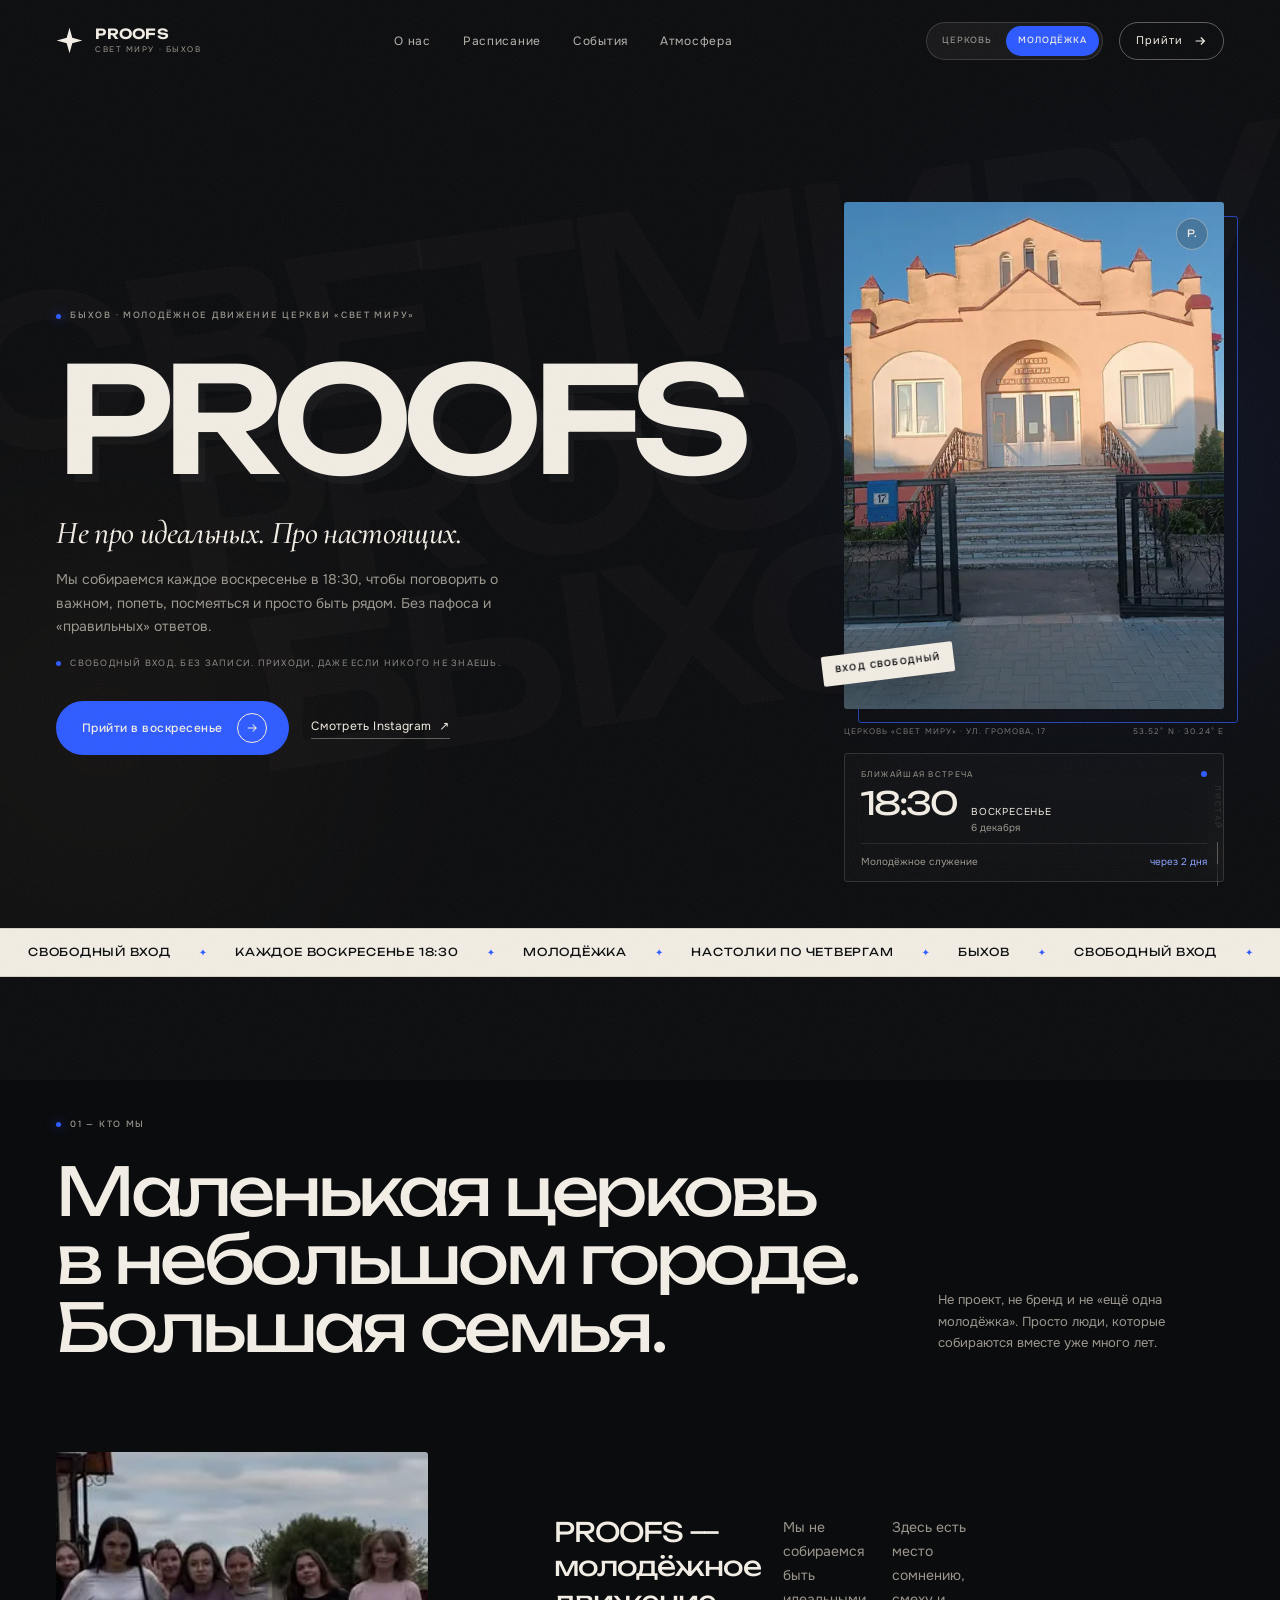
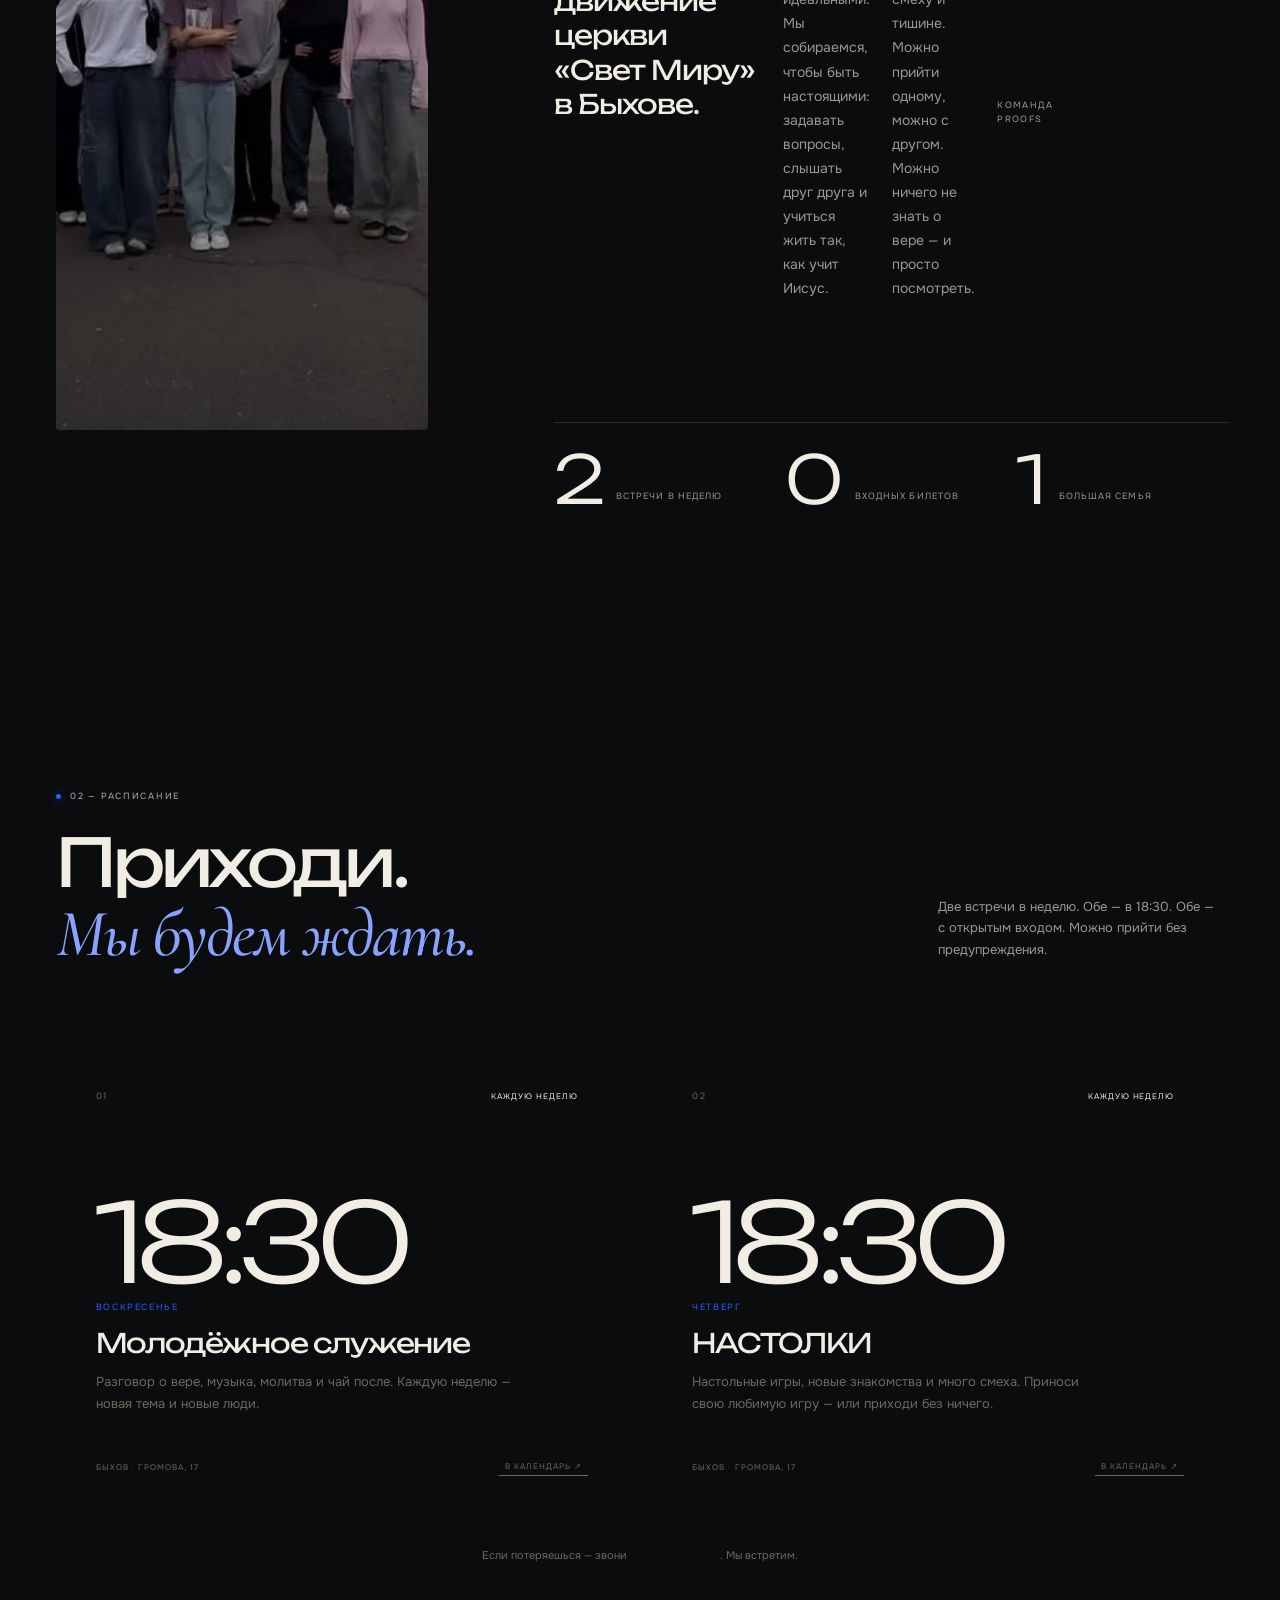
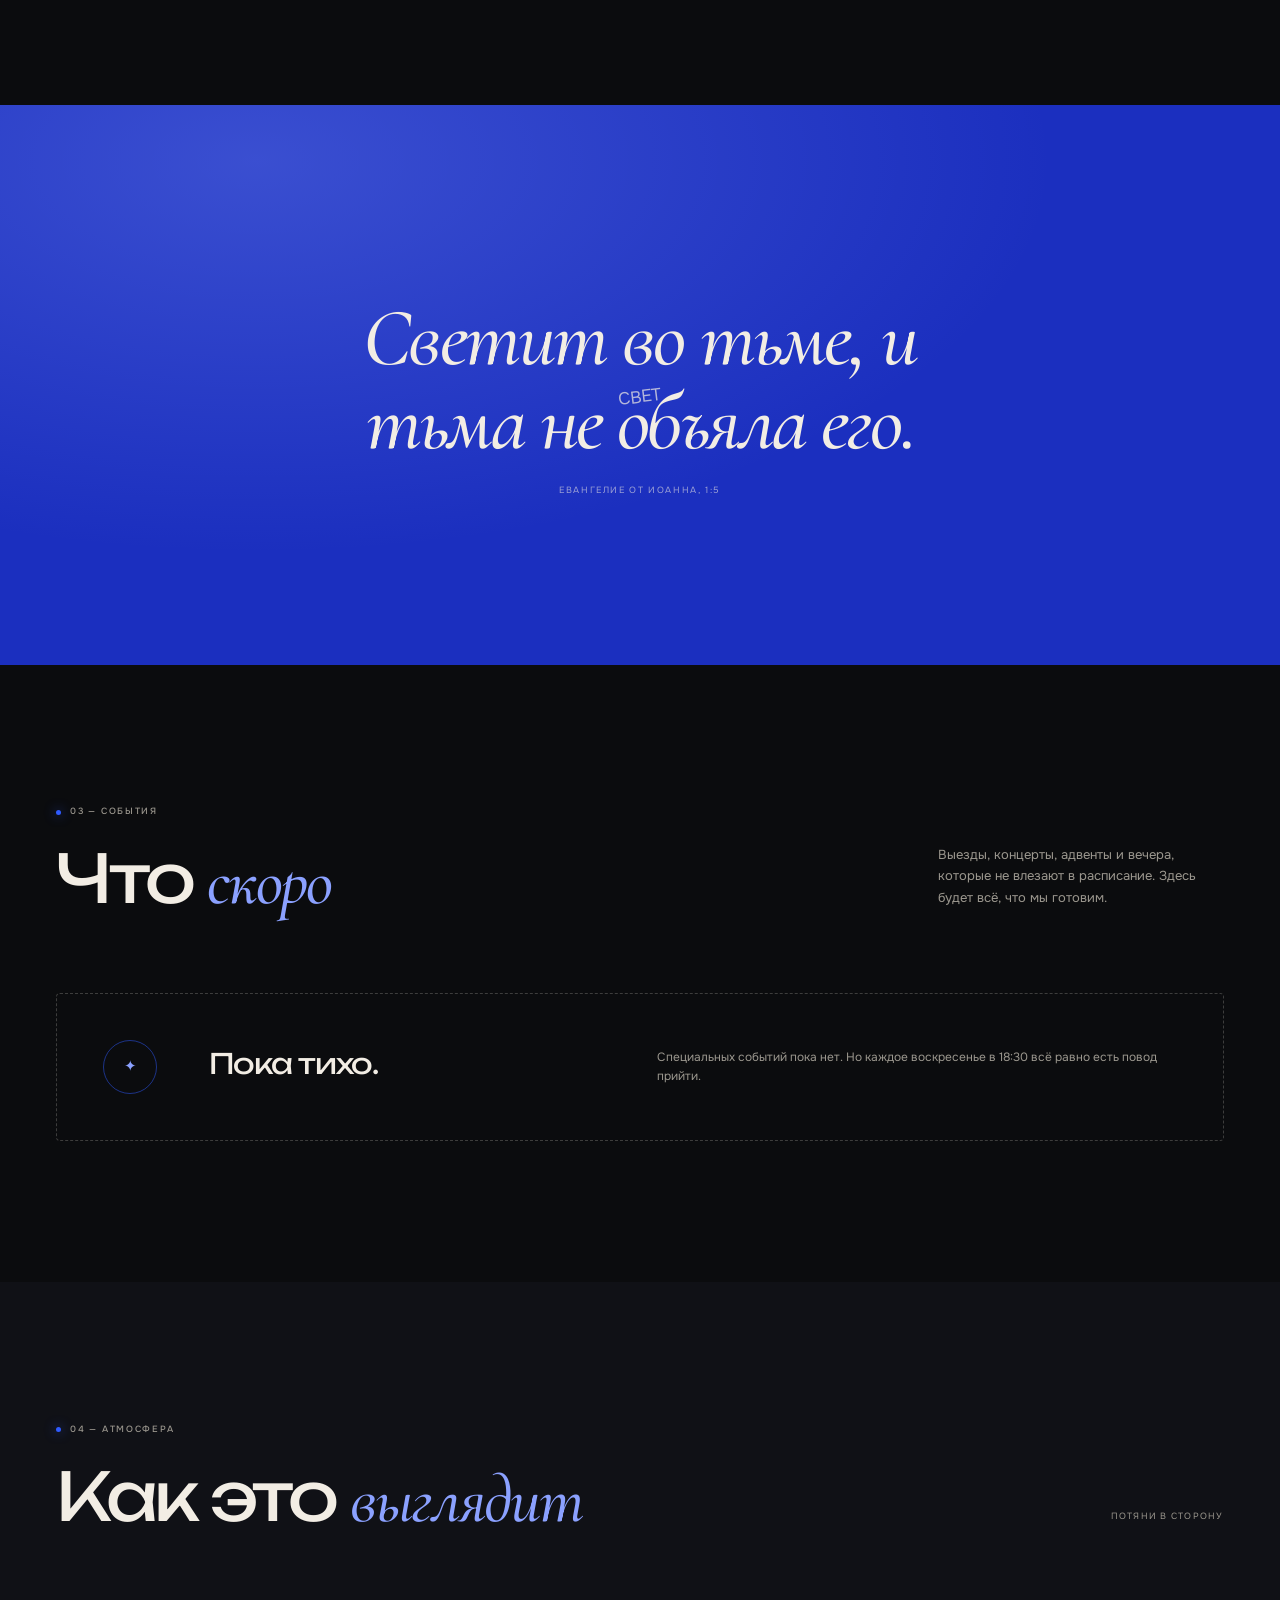
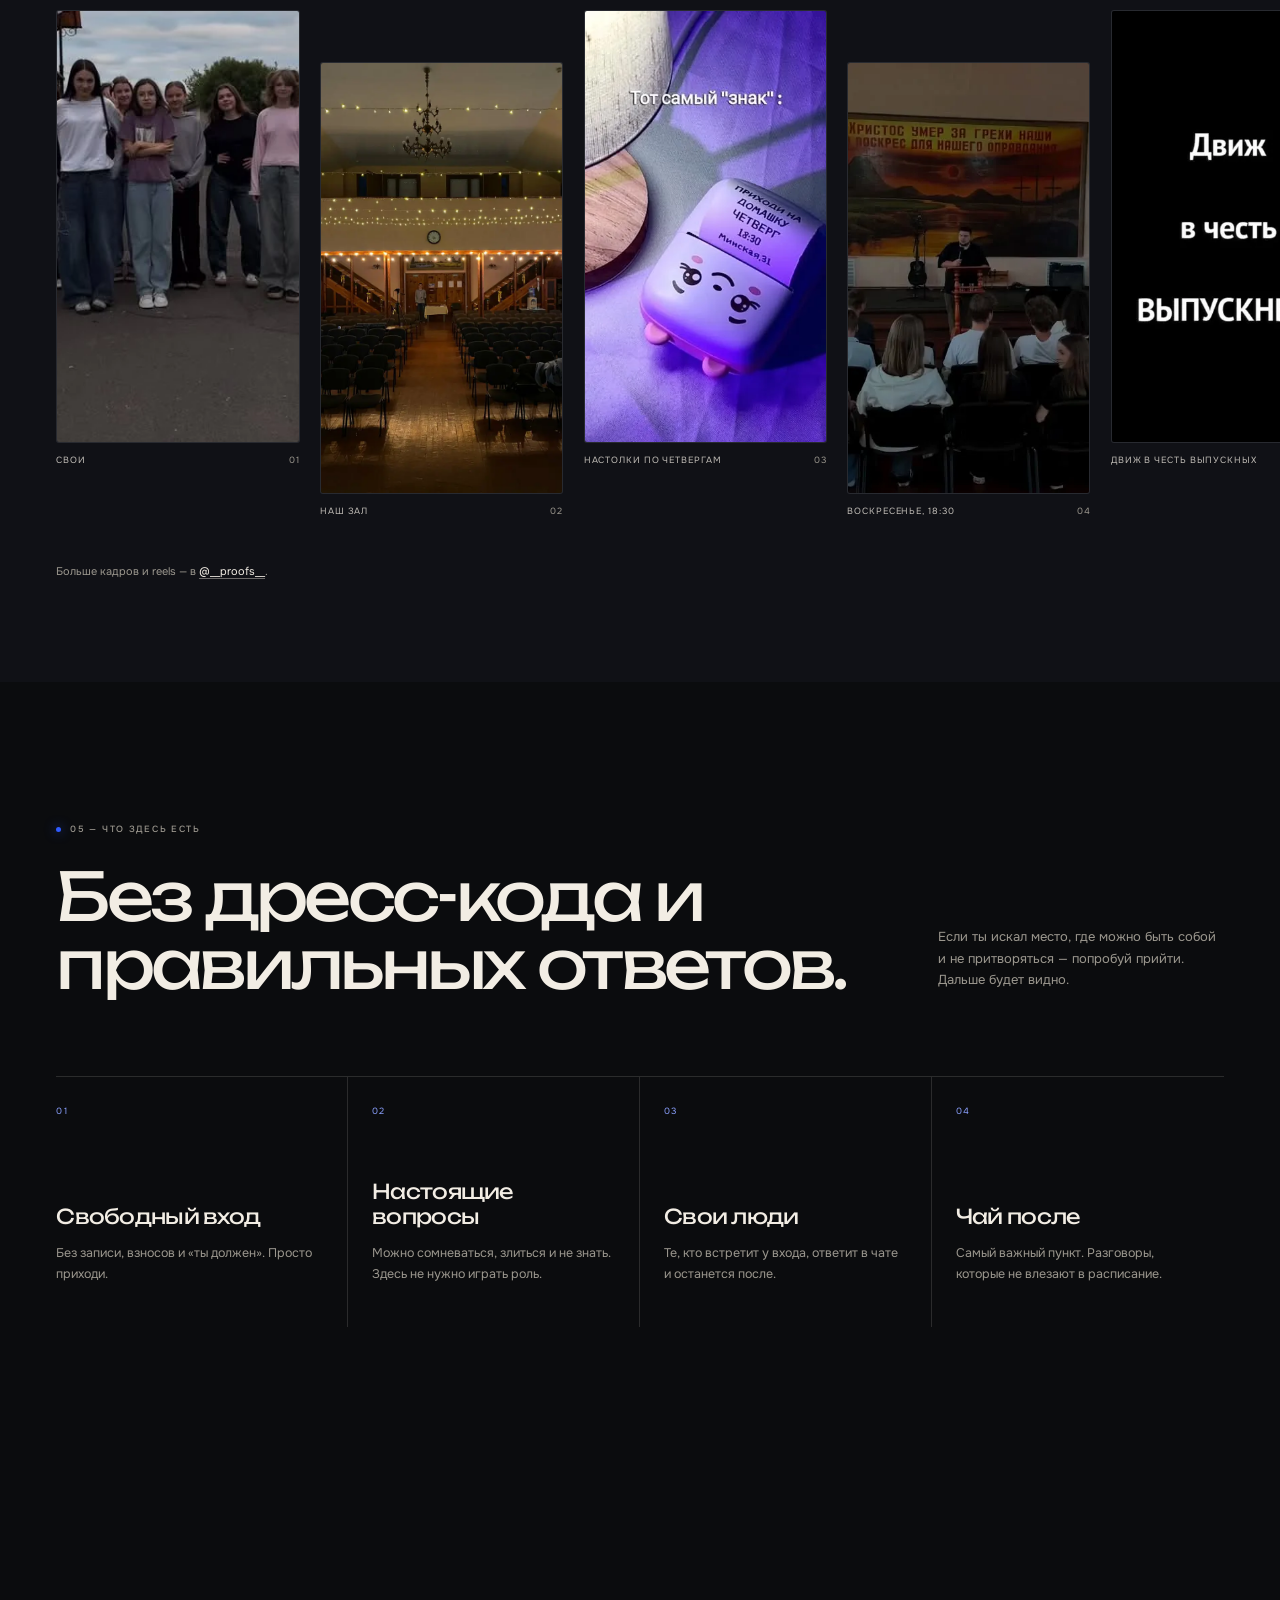
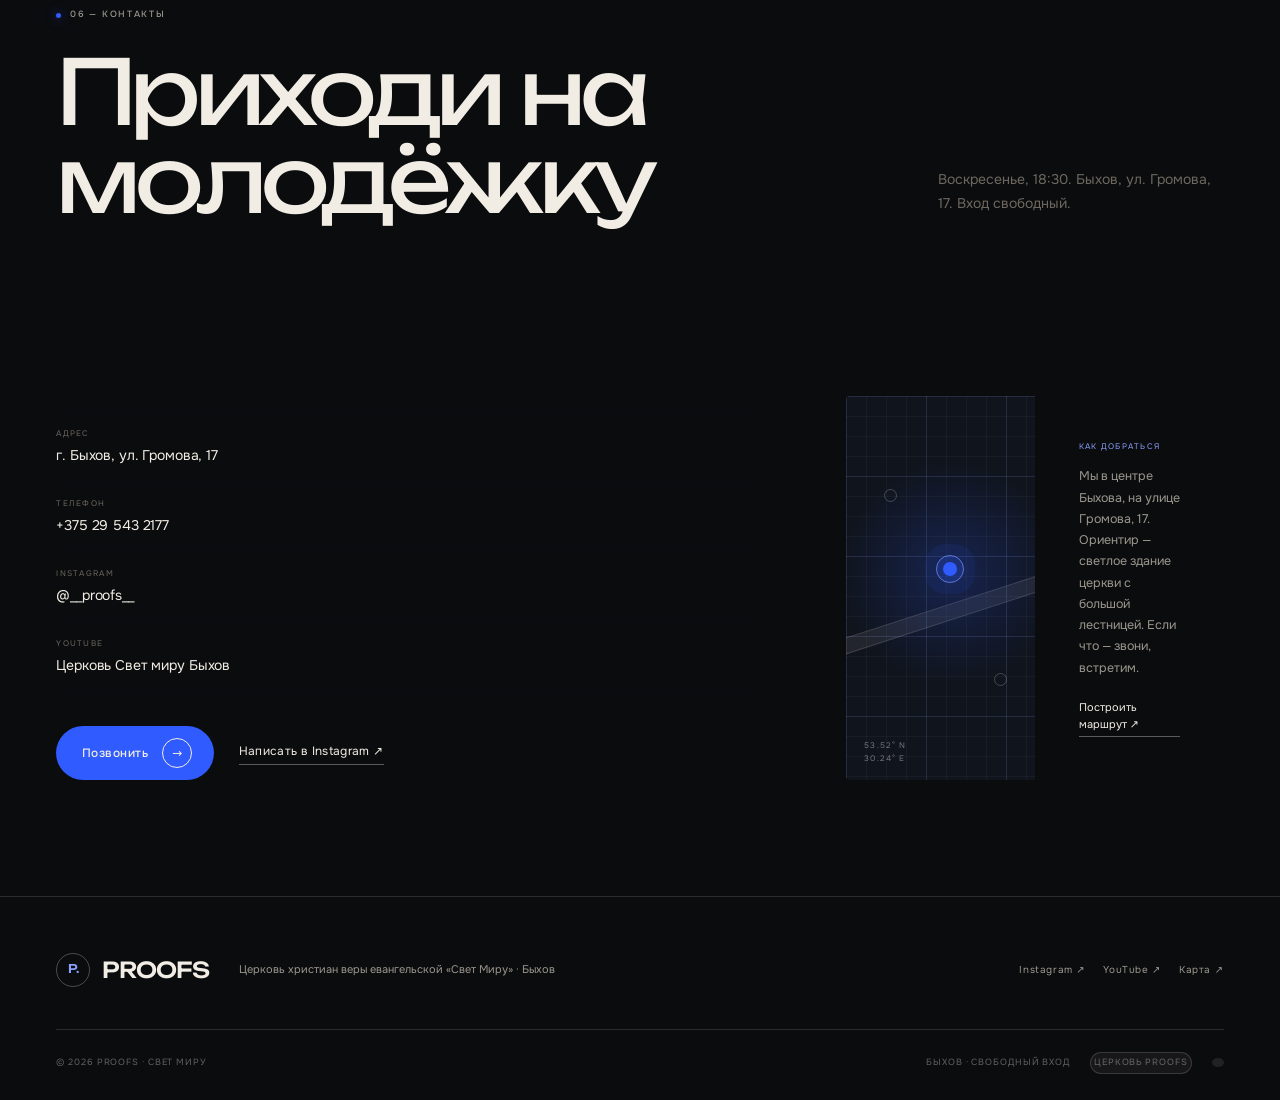
<file: youth.html>
<!doctype html>
<html lang="ru">
  <head>
    <meta charset="utf-8" />
    <meta name="viewport" content="width=device-width, initial-scale=1, viewport-fit=cover" />
    <title>PROOFS — молодёжное служение церкви «Свет Миру» · Быхов</title>
    <meta name="description" content="Молодёжное служение церкви «Свет Миру» в Быхове. Воскресенье 18:30 — молодёжка, четверг 18:30 — настолки. Свободный вход. Быхов, ул. Громова, 17." />
    <meta name="theme-color" content="#0b0c0e" />
    <meta name="color-scheme" content="dark light" />
    <link rel="canonical" href="https://svetmiru-bykhov.surge.sh/youth.html" />
    <meta property="og:type" content="website" />
    <meta property="og:locale" content="ru_RU" />
    <meta property="og:title" content="PROOFS — молодёжное служение церкви «Свет Миру»" />
    <meta property="og:description" content="Маленькая церковь в небольшом городе. Воскресенье 18:30 — молодёжка, четверг 18:30 — настолки. Быхов, ул. Громова, 17." />
    <meta property="og:image" content="https://svetmiru-bykhov.surge.sh/og.jpg" />
    <meta property="og:image:width" content="1200" />
    <meta property="og:image:height" content="630" />
    <meta property="og:url" content="https://svetmiru-bykhov.surge.sh/youth.html" />
    <meta name="twitter:card" content="summary_large_image" />
    <link rel="icon" href="assets/favicon.svg" type="image/svg+xml" />
    <link rel="apple-touch-icon" href="assets/apple-touch-icon.png" />
    <link rel="preload" href="assets/fonts/c865567969.woff2" as="font" type="font/woff2" crossorigin />
    <link rel="preload" href="assets/fonts/4c756272dc.woff2" as="font" type="font/woff2" crossorigin />
    <link rel="stylesheet" href="assets/fonts/fonts.css?v=20261124e" />
    <link rel="stylesheet" href="styles.css?v=20261124e" />
    <script>
      try {
        if (sessionStorage.getItem("proofs:transition")) {
          document.documentElement.classList.add("is-transitioning");
        }
      } catch (error) {}
    </script>
  </head>
  <body class="is-loading" data-page="youth">
    <a class="skip-link" href="#main">Перейти к содержимому</a>

    <div class="grain" aria-hidden="true"></div>
    <div class="cursor" id="cursor" aria-hidden="true">
      <span class="cursor__dot"></span>
      <span class="cursor__ring"></span>
      <span class="cursor__label"></span>
    </div>
    <div class="scroll-progress" aria-hidden="true"><span id="scroll-progress"></span></div>

    <header class="nav" id="nav">
      <div class="nav__inner">
        <a class="brand" href="#top" aria-label="PROOFS — на главную">
          <span class="brand__mark" aria-hidden="true">
            <svg viewBox="0 0 32 32" fill="none">
              <path d="M16 0.8 19.3 12.7 31.2 16 19.3 19.3 16 31.2 12.7 19.3 0.8 16 12.7 12.7Z" fill="currentColor" />
            </svg>
          </span>
          <span class="brand__text">
            <span class="brand__name" data-field="site.brandName">PROOFS</span>
            <span class="brand__sub" data-field="site.brandSub">свет миру · быхов</span>
          </span>
        </a>

        <nav class="nav__links" aria-label="Основная навигация">
          <a href="#about" data-cursor="link" data-field="nav.about">О нас</a>
          <a href="#schedule" data-cursor="link" data-field="nav.schedule">Расписание</a>
          <a href="#events" data-cursor="link" data-field="nav.events">События</a>
          <a href="#gallery" data-cursor="link" data-field="nav.gallery">Атмосфера</a>
        </nav>

        <div class="nav__actions">
          <div class="mode-switch mode-switch--dark" role="group" aria-label="Разделы сайта">
            <a class="mode-switch__item" href="index.html" data-page-switch="church">Церковь</a>
            <a class="mode-switch__item is-active" href="youth.html" aria-current="page">Молодёжка</a>
          </div>
          <a class="nav__cta" href="#contact" data-magnetic data-cursor="link">
            <span data-field="nav.cta">Прийти</span>
            <svg viewBox="0 0 16 16" fill="none" aria-hidden="true"><path d="M3 8h10M9 4l4 4-4 4" stroke="currentColor" stroke-width="1.4" /></svg>
          </a>
          <button class="burger" id="burger" type="button" aria-label="Открыть меню" aria-expanded="false" aria-controls="mobile-menu">
            <span></span><span></span>
          </button>
        </div>
      </div>
    </header>

    <div class="mobile-menu" id="mobile-menu" aria-hidden="true">
      <div class="mobile-menu__inner">
        <p class="mobile-menu__eyebrow" data-field="site.mobileEyebrow">Быхов · 18:30</p>
        <nav aria-label="Мобильная навигация">
          <a href="#about"><span data-field="nav.about">О нас</span> <span>01</span></a>
          <a href="#schedule"><span data-field="nav.schedule">Расписание</span> <span>02</span></a>
          <a href="#events"><span data-field="nav.events">События</span> <span>03</span></a>
          <a href="#gallery"><span data-field="nav.gallery">Атмосфера</span> <span>04</span></a>
          <a href="#contact"><span data-field="nav.contact">Контакты</span> <span>05</span></a>
          <a href="index.html" data-page-switch="church"><span>Церковь «Свет Миру»</span> <span>↗</span></a>
        </nav>
        <div class="mobile-menu__foot">
          <span data-field="site.mobileAddress">ул. Громова, 17</span>
          <a href="https://www.instagram.com/__proofs__/" target="_blank" rel="noopener" data-href="site.instagram" data-field="site.instagramHandle">@__proofs__ ↗</a>
        </div>
      </div>
    </div>

    <main id="main">
      <section class="hero" id="top">
        <div class="hero__bg" aria-hidden="true">
          <div class="hero__words" id="hero-words">
            <span data-field="site.heroWords.0">СВЕТ</span><span data-field="site.heroWords.1">МИРУ</span><span data-field="site.heroWords.2">PROOFS</span><span data-field="site.heroWords.3">БЫХОВ</span>
          </div>
          <div class="hero__glow hero__glow--one"></div>
          <div class="hero__glow hero__glow--two"></div>
        </div>

        <div class="container hero__inner">
          <div class="hero__content">
            <p class="eyebrow hero__kicker" data-reveal>
              <span class="eyebrow__dot"></span>
              <span data-field="site.kicker">Быхов · молодёжное движение церкви «Свет Миру»</span>
            </p>

            <div class="hero__title-wrap" data-mouse="0.018">
              <span class="hero__ghost" aria-hidden="true" data-ghost="site.heroTitle">PROOFS</span>
              <h1 class="hero__title" data-field="site.heroTitle">PROOFS</h1>
            </div>

            <div class="hero__lede">
              <p class="hero__sub" data-field="site.heroSub" data-reveal>Не про идеальных. Про настоящих.</p>
              <p class="hero__text" data-field="site.heroLead" data-reveal>
                Мы собираемся каждое воскресенье в 18:30, чтобы поговорить о важном, попеть, посмеяться и просто быть рядом. Без пафоса и «правильных» ответов.
              </p>
              <p class="hero__note" data-field="site.heroNote" data-reveal>
                Свободный вход. Без записи. Приходи, даже если никого не знаешь.
              </p>
              <div class="hero__actions" data-reveal>
                <a class="btn btn--primary" href="#schedule" data-magnetic data-cursor="link">
                  <span data-field="site.heroCta">Прийти в воскресенье</span>
                  <span class="btn__icon" aria-hidden="true">
                    <svg viewBox="0 0 20 20" fill="none"><path d="M4 10h12M11 5l5 5-5 5" stroke="currentColor" stroke-width="1.5" /></svg>
                  </span>
                </a>
                <a class="text-link" href="https://www.instagram.com/__proofs__/" target="_blank" rel="noopener" data-cursor="link">
                  <span data-field="site.instagramCta">Смотреть Instagram</span> <span aria-hidden="true">↗</span>
                </a>
              </div>
            </div>
          </div>

          <div class="hero__aside">
            <figure class="hero__figure" data-parallax="0.07">
              <div class="hero__frame">
                <img
                  data-image="site.heroImage"
                  data-image-alt="site.heroImageAlt"
                  src="assets/img/church-exterior-900.webp"
                  srcset="assets/img/church-exterior-480.webp 480w, assets/img/church-exterior-900.webp 900w, assets/img/church-exterior-1200.webp 1200w"
                  sizes="(max-width: 900px) 78vw, 34vw"
                  width="1200"
                  height="1600"
                  alt="Церковь «Свет Миру» в Быхове"
                  fetchpriority="high"
                  decoding="async"
                />
                <div class="hero__stamp" data-field="site.heroBadge">вход свободный</div>
                <div class="hero__corner" aria-hidden="true">P.</div>
              </div>
              <figcaption class="hero__caption">
                <span data-field="site.heroImageCaption">Церковь «Свет Миру» · ул. Громова, 17</span>
                <span data-field="site.heroCoords">53.52° N · 30.24° E</span>
              </figcaption>
            </figure>

            <div class="next-meet" data-reveal>
              <div class="next-meet__top">
                <span class="next-meet__label" data-field="site.nextLabel">Ближайшая встреча</span>
                <span class="next-meet__pulse" aria-hidden="true"></span>
              </div>
              <div class="next-meet__main">
                <span class="next-meet__time" id="next-time">18:30</span>
                <div class="next-meet__when">
                  <span class="next-meet__day" id="next-day">воскресенье</span>
                  <span class="next-meet__date" id="next-date">—</span>
                </div>
              </div>
              <div class="next-meet__bottom">
                <span id="next-title">Молодёжное служение</span>
                <span class="next-meet__in" id="next-in">—</span>
              </div>
            </div>
          </div>
        </div>

        <div class="hero__scroll" aria-hidden="true">
          <span>листай</span>
          <span class="hero__scroll-line"></span>
        </div>
      </section>

      <div class="marquee" aria-hidden="true">
        <div class="marquee__track">
          <span data-field="marquee.0">свободный вход</span><i>✦</i><span data-field="marquee.1">каждое воскресенье 18:30</span><i>✦</i><span data-field="marquee.2">молодёжка</span><i>✦</i><span data-field="marquee.3">настолки по четвергам</span><i>✦</i><span data-field="marquee.4">Быхов</span><i>✦</i>
          <span data-field="marquee.0">свободный вход</span><i>✦</i><span data-field="marquee.1">каждое воскресенье 18:30</span><i>✦</i><span data-field="marquee.2">молодёжка</span><i>✦</i><span data-field="marquee.3">настолки по четвергам</span><i>✦</i><span data-field="marquee.4">Быхов</span><i>✦</i>
        </div>
      </div>

      <section class="section section--about" id="about">
        <div class="container">
          <div class="section-head section-head--split">
            <div>
              <p class="eyebrow" data-reveal><span class="eyebrow__dot"></span><span data-field="sections.aboutEyebrow">01 — Кто мы</span></p>
              <h2 class="h2" data-field="site.aboutTitle" data-reveal>Маленькая церковь в небольшом городе. Большая семья.</h2>
            </div>
            <p class="section-head__side" data-field="sections.aboutSide" data-reveal>Не проект, не бренд и не «ещё одна молодёжка». Просто люди, которые собираются вместе уже много лет.</p>
          </div>

          <div class="about__grid">
            <figure class="about__media" data-parallax="0.05" data-reveal>
              <div class="about__media-inner">
                <img
                  data-image="site.aboutImage"
                  data-image-alt="site.aboutImageAlt"
                  src="assets/img/youth-group.webp"
                  width="296"
                  height="460"
                  alt="Молодёжь церкви «Свет Миру»"
                  loading="lazy"
                  decoding="async"
                />
                <figcaption class="about__caption" data-field="site.aboutImageCaption">Наши люди · Быхов</figcaption>
              </div>
            </figure>
            <div class="about__copy">
              <p class="about__lead" data-field="site.aboutLead" data-reveal>PROOFS — молодёжное движение церкви «Свет Миру» в Быхове.</p>
              <p data-field="site.aboutText1" data-reveal>Мы не собираемся быть идеальными. Мы собираемся, чтобы быть настоящими: задавать вопросы, слышать друг друга и учиться жить так, как учит Иисус.</p>
              <p data-field="site.aboutText2" data-reveal>Здесь есть место сомнению, смеху и тишине. Можно прийти одному, можно с другом. Можно ничего не знать о вере — и просто посмотреть.</p>
              <p class="about__signature" data-field="site.aboutSignature" data-reveal><span class="about__signature-line" aria-hidden="true"></span>Команда PROOFS</p>
              <div class="about__stats" data-reveal>
                <div class="stat"><span class="stat__num" data-field="sections.aboutStat1">2</span><span class="stat__label"><span data-field="sections.aboutStat1Label">встречи в неделю</span></span></div>
                <div class="stat"><span class="stat__num" data-field="sections.aboutStat2">0</span><span class="stat__label"><span data-field="sections.aboutStat2Label">входных билетов</span></span></div>
                <div class="stat"><span class="stat__num" data-field="sections.aboutStat3">1</span><span class="stat__label"><span data-field="sections.aboutStat3Label">большая семья</span></span></div>
              </div>
            </div>
          </div>
        </div>
      </section>

      <section class="section" id="schedule">
        <div class="container">
          <div class="section-head section-head--split">
            <div>
              <p class="eyebrow" data-reveal><span class="eyebrow__dot"></span><span data-field="sections.scheduleEyebrow">02 — Расписание</span></p>
              <h2 class="h2" data-reveal><span data-field="sections.scheduleTitle">Приходи.</span><br /><em data-field="sections.scheduleTitleEm">Мы будем ждать.</em></h2>
            </div>
            <p class="section-head__side" data-field="sections.scheduleSide" data-reveal>Две встречи в неделю. Обе — в 18:30. Обе — с открытым входом. Можно прийти без предупреждения.</p>
          </div>

          <div class="schedule-grid">
            <article class="schedule-card" data-reveal>
              <div class="schedule-card__top">
                <span class="schedule-card__num" aria-hidden="true">01</span>
                <span class="schedule-card__tag" data-field="schedule.0.tag">каждую неделю</span>
              </div>
              <div class="schedule-card__time" data-field="schedule.0.time">18:30</div>
              <div class="schedule-card__day" data-field="schedule.0.day">Воскресенье</div>
              <h3 data-field="schedule.0.title">Молодёжное служение</h3>
              <p data-field="schedule.0.desc">Разговор о вере, музыка, молитва и чай после. Каждую неделю — новая тема и новые люди.</p>
              <div class="schedule-card__foot">
                <span>Быхов · Громова, 17</span>
                <button type="button" class="calendar-link" data-calendar="0">В календарь ↗</button>
              </div>
              <span class="schedule-card__arrow" aria-hidden="true">↗</span>
            </article>

            <article class="schedule-card" data-reveal>
              <div class="schedule-card__top">
                <span class="schedule-card__num" aria-hidden="true">02</span>
                <span class="schedule-card__tag" data-field="schedule.1.tag">каждую неделю</span>
              </div>
              <div class="schedule-card__time" data-field="schedule.1.time">18:30</div>
              <div class="schedule-card__day" data-field="schedule.1.day">Четверг</div>
              <h3 data-field="schedule.1.title">НАСТОЛКИ</h3>
              <p data-field="schedule.1.desc">Настольные игры, новые знакомства и много смеха. Приноси свою любимую игру — или приходи без ничего.</p>
              <div class="schedule-card__foot">
                <span>Быхов · Громова, 17</span>
                <button type="button" class="calendar-link" data-calendar="1">В календарь ↗</button>
              </div>
              <span class="schedule-card__arrow" aria-hidden="true">↗</span>
            </article>
          </div>

          <p class="schedule-foot" data-reveal>
            <span data-field="sections.scheduleFootBefore">Если потеряешься — звони</span>
            <a href="tel:+375295432177" data-field="site.phone" data-href="site.phoneHref">+375 29 543 2177</a><span data-field="sections.scheduleFootAfter">. Мы встретим.</span>
          </p>
        </div>
      </section>

      <section class="quote-band">
        <div class="container quote-band__inner">
          <div class="quote-band__words" aria-hidden="true">СВЕТ</div>
          <blockquote data-field="site.quote" data-reveal>Светит во тьме, и тьма не объяла его.</blockquote>
          <cite data-field="site.quoteSource" data-reveal>Евангелие от Иоанна, 1:5</cite>
        </div>
      </section>

      <section class="section section--events" id="events">
        <div class="container">
          <div class="section-head section-head--split">
            <div>
              <p class="eyebrow" data-reveal><span class="eyebrow__dot"></span><span data-field="sections.eventsEyebrow">03 — События</span></p>
              <h2 class="h2" data-reveal><span data-field="sections.eventsTitle">Что</span> <em data-field="sections.eventsTitleEm">скоро</em></h2>
            </div>
            <p class="section-head__side" data-field="sections.eventsSide" data-reveal>Выезды, концерты, адвенты и вечера, которые не влезают в расписание. Здесь будет всё, что мы готовим.</p>
          </div>

          <div class="events" id="events-list"></div>
          <div class="events-empty" id="events-empty">
            <span class="events-empty__mark" aria-hidden="true">✦</span>
            <h3 data-field="sections.eventsEmptyTitle">Пока тихо.</h3>
            <p data-field="sections.eventsEmptyText">Специальных событий пока нет. Но каждое воскресенье в 18:30 всё равно есть повод прийти.</p>
          </div>
        </div>
      </section>

      <section class="section section--gallery" id="gallery">
        <div class="container">
          <div class="section-head section-head--split section-head--gallery">
            <div>
              <p class="eyebrow" data-reveal><span class="eyebrow__dot"></span><span data-field="sections.galleryEyebrow">04 — Атмосфера</span></p>
              <h2 class="h2" data-reveal><span data-field="sections.galleryTitle">Как это</span> <em data-field="sections.galleryTitleEm">выглядит</em></h2>
            </div>
            <span class="gallery-hint" data-field="sections.galleryHint">потяни в сторону</span>
          </div>
        </div>
        <div class="gallery-track" id="gallery-track"></div>
        <div class="container">
          <p class="gallery-foot" data-reveal>
            <span data-field="sections.galleryFoot">Больше кадров и reels — в</span>
            <a href="https://www.instagram.com/__proofs__/" target="_blank" rel="noopener" data-href="site.instagram" data-field="site.instagramHandle">@__proofs__</a>.
          </p>
        </div>
      </section>

      <section class="section section--values" id="values">
        <div class="container">
          <div class="section-head section-head--split">
            <div>
              <p class="eyebrow" data-reveal><span class="eyebrow__dot"></span><span data-field="sections.valuesEyebrow">05 — Что здесь есть</span></p>
              <h2 class="h2" data-field="sections.valuesTitle" data-reveal>Без дресс-кода и правильных ответов.</h2>
            </div>
            <p class="section-head__side" data-field="sections.valuesSide" data-reveal>Если ты искал место, где можно быть собой и не притворяться — попробуй прийти. Дальше будет видно.</p>
          </div>

          <div class="values-grid">
            <article class="value" data-reveal><span class="value__num">01</span><h3 data-field="values.0.title">Свободный вход</h3><p data-field="values.0.text">Без записи, взносов и «ты должен». Просто приходи.</p><span class="value__line"></span></article>
            <article class="value" data-reveal><span class="value__num">02</span><h3 data-field="values.1.title">Настоящие вопросы</h3><p data-field="values.1.text">Можно сомневаться, злиться и не знать. Здесь не нужно играть роль.</p><span class="value__line"></span></article>
            <article class="value" data-reveal><span class="value__num">03</span><h3 data-field="values.2.title">Свои люди</h3><p data-field="values.2.text">Те, кто встретит у входа, ответит в чате и останется после.</p><span class="value__line"></span></article>
            <article class="value" data-reveal><span class="value__num">04</span><h3 data-field="values.3.title">Чай после</h3><p data-field="values.3.text">Самый важный пункт. Разговоры, которые не влезают в расписание.</p><span class="value__line"></span></article>
          </div>
        </div>
      </section>

      <section class="section section--contact" id="contact">
        <div class="container">
          <div class="section-head section-head--split">
            <div>
              <p class="eyebrow" data-reveal><span class="eyebrow__dot"></span><span data-field="sections.contactEyebrow">06 — Контакты</span></p>
              <h2 class="h2 contact-title" data-field="site.contactTitle" data-reveal>Приходи на молодёжку</h2>
            </div>
            <p class="section-head__side contact-lead" data-field="site.contactLead" data-reveal>Воскресенье, 18:30. Быхов, ул. Громова, 17. Вход свободный.</p>
          </div>

          <div class="contact-grid">
            <div class="contact-details" data-reveal>
              <div class="contact-row">
                <span class="contact-row__label" data-field="sections.contactLabelAddress">Адрес</span>
                <a class="contact-row__value" data-field="site.address" data-href="site.map" href="https://yandex.by/maps/org/svet_miru/105127877484/" target="_blank" rel="noopener" data-cursor="link">г. Быхов, ул. Громова, 17</a>
              </div>
              <div class="contact-row">
                <span class="contact-row__label" data-field="sections.contactLabelPhone">Телефон</span>
                <a class="contact-row__value" data-field="site.phone" data-href="site.phoneHref" href="tel:+375295432177" data-cursor="link">+375 29 543 2177</a>
              </div>
              <div class="contact-row">
                <span class="contact-row__label" data-field="sections.contactLabelInstagram">Instagram</span>
                <a class="contact-row__value" data-field="site.instagramHandle" data-href="site.instagram" href="https://www.instagram.com/__proofs__/" target="_blank" rel="noopener" data-cursor="link">@__proofs__</a>
              </div>
              <div class="contact-row">
                <span class="contact-row__label" data-field="sections.contactLabelYoutube">YouTube</span>
                <a class="contact-row__value" data-field="site.youtubeHandle" data-href="site.youtube" href="https://www.youtube.com/@ЦерковьСветмируБыхов" target="_blank" rel="noopener" data-cursor="link">Церковь Свет миру Быхов</a>
              </div>
              <div class="contact-actions">
                <a class="btn btn--primary" href="tel:+375295432177" data-href="site.phoneHref" data-cursor="link"><span>Позвонить</span><span class="btn__icon" aria-hidden="true">→</span></a>
                <a class="text-link" href="https://www.instagram.com/__proofs__/" target="_blank" rel="noopener" data-href="site.instagram" data-cursor="link">Написать в Instagram ↗</a>
              </div>
            </div>

            <div class="contact-card" data-reveal>
              <div class="contact-card__map" aria-hidden="true">
                <span class="contact-card__cross contact-card__cross--a"></span>
                <span class="contact-card__cross contact-card__cross--b"></span>
                <span class="contact-card__road"></span>
                <span class="contact-card__pin"></span>
                <span class="contact-card__coords">53.52° N<br />30.24° E</span>
              </div>
              <div class="contact-card__body">
                <p class="contact-card__eyebrow" data-field="sections.contactCardEyebrow">Как добраться</p>
                <p class="contact-card__text" data-field="site.contactCardText">Мы в центре Быхова, на улице Громова, 17. Ориентир — светлое здание церкви с большой лестницей. Если что — звони, встретим.</p>
                <a class="contact-card__link" href="https://yandex.by/maps/org/svet_miru/105127877484/" target="_blank" rel="noopener" data-href="site.map" data-cursor="link"><span data-field="sections.contactCardLink">Построить маршрут</span> <span aria-hidden="true">↗</span></a>
              </div>
            </div>
          </div>
        </div>
      </section>
    </main>

    <footer class="footer">
      <div class="container">
        <div class="footer__top">
          <a class="footer__brand" href="#top" aria-label="PROOFS — наверх">
            <span class="footer__mark" aria-hidden="true">P.</span>
            <span data-field="site.brandName">PROOFS</span>
          </a>
          <p class="footer__note" data-field="site.footerNote">Церковь христиан веры евангельской «Свет Миру» · Быхов</p>
          <div class="footer__links">
            <a href="https://www.instagram.com/__proofs__/" target="_blank" rel="noopener" data-cursor="link" data-href="site.instagram" data-field="site.footerInstagram">Instagram ↗</a>
            <a href="https://www.youtube.com/@ЦерковьСветмируБыхов" target="_blank" rel="noopener" data-cursor="link" data-href="site.youtube" data-field="site.footerYoutube">YouTube ↗</a>
            <a href="https://yandex.by/maps/org/svet_miru/105127877484/" target="_blank" rel="noopener" data-cursor="link" data-href="site.map" data-field="site.footerMap">Карта ↗</a>
          </div>
        </div>

        <div class="footer__bottom">
          <span>© <span id="year">2026</span> <span data-field="site.copyrightTail">PROOFS · Свет Миру</span></span>
          <span class="footer__made" data-field="site.footerMade">Быхов · свободный вход</span>
          <div class="mode-switch mode-switch--dark mode-switch--footer">
            <a href="index.html" data-page-switch="church">Церковь</a>
            <a href="youth.html" aria-current="page">PROOFS</a>
          </div>
          <button class="footer__dot" id="secret-dot" type="button" aria-label="." title="."></button>
        </div>
      </div>
    </footer>

    <div class="lightbox" id="lightbox" hidden aria-hidden="true">
      <div class="lightbox__backdrop" data-lightbox-close></div>
      <div class="lightbox__dialog" role="dialog" aria-modal="true" aria-label="Просмотр фотографии">
        <button class="lightbox__close" type="button" data-lightbox-close aria-label="Закрыть">×</button>
        <button class="lightbox__nav lightbox__nav--prev" type="button" id="lightbox-prev" aria-label="Предыдущее фото">←</button>
        <figure class="lightbox__figure">
          <img id="lightbox-img" alt="" />
          <figcaption id="lightbox-caption"></figcaption>
        </figure>
        <button class="lightbox__nav lightbox__nav--next" type="button" id="lightbox-next" aria-label="Следующее фото">→</button>
      </div>
    </div>

    <div class="gate" id="admin-gate" hidden aria-hidden="true">
      <div class="gate__backdrop" data-gate-close></div>
      <div class="gate__card" role="dialog" aria-modal="true" aria-labelledby="gate-title">
        <button class="gate__close" type="button" data-gate-close aria-label="Закрыть">×</button>
        <p class="gate__eyebrow">PROOFS · служебный вход</p>
        <h2 id="gate-title">Режим редактирования</h2>
        <p class="gate__text" id="gate-text">Введите пароль администратора, чтобы менять текст, фотографии и события прямо на сайте.</p>
        <form class="gate__form" id="gate-form" autocomplete="on">
          <label class="field"><span>Пароль</span><input type="password" id="gate-password" name="password" autocomplete="current-password" placeholder="••••••••" required /></label>
          <p class="gate__error" id="gate-error" role="alert"></p>
          <button class="btn btn--primary gate__submit" type="submit"><span>Войти</span><span class="btn__icon" aria-hidden="true">→</span></button>
        </form>        <p class="gate__hint">Секрет: нажмите <b>5 раз</b> на точку в самом низу страницы.</p>
      </div>
    </div>

    <div class="panel" id="admin-panel" hidden aria-hidden="true">
      <div class="panel__backdrop" data-panel-close></div>
      <div class="panel__sheet" role="dialog" aria-modal="true" aria-labelledby="panel-title">
        <header class="panel__head">
          <div><p class="panel__eyebrow">Редактирование</p><h2 id="panel-title">Панель</h2></div>
          <button class="panel__close" type="button" data-panel-close aria-label="Закрыть">×</button>
        </header>
        <div class="panel__body" id="panel-body"></div>
        <footer class="panel__foot"><span id="panel-note">Изменения применятся после «Опубликовать».</span><button class="btn btn--primary btn--small" type="button" data-panel-close><span>Готово</span></button></footer>
      </div>
    </div>

    <div class="admin-bar" id="admin-bar" hidden aria-hidden="true">
      <span class="admin-bar__status"><span class="admin-bar__pulse"></span>Редактирование</span>
      <span class="admin-bar__mode" id="admin-mode">облако</span>
      <div class="admin-bar__actions">
        <button type="button" data-admin-action="events">События</button>
        <button type="button" data-admin-action="gallery">Фото</button>
        <button type="button" data-admin-action="password">Пароль</button>
        <button type="button" data-admin-action="save" class="is-primary">Опубликовать</button>
        <button type="button" data-admin-action="exit">Выйти</button>
      </div>
    </div>

    <input type="file" id="image-input" accept="image/*" hidden />
    <div class="toast" id="toast" role="status" aria-live="polite"></div>

    <div class="page-transition" id="page-transition" aria-hidden="true" data-mode="church">
      <span class="page-transition__panel page-transition__panel--top" aria-hidden="true"></span>
      <span class="page-transition__panel page-transition__panel--bottom" aria-hidden="true"></span>
      <span class="page-transition__inner">
        <span class="page-transition__kicker"></span>
        <strong class="page-transition__word"></strong>
        <span class="page-transition__line"></span>
      </span>
    </div>

    <noscript>
      <style>
        .cursor, .scroll-progress, .page-transition { display: none !important; }
        body { overflow: auto !important; }
        [data-reveal] { opacity: 1 !important; transform: none !important; filter: none !important; }
      </style>
      <div style="padding:16px;text-align:center;background:#f2ede4;color:#0b0c0e">Для полной версии сайта включите JavaScript.</div>
    </noscript>

    <script src="js/seed.js?v=20261124e"></script>
    <script src="config.js?v=20261124e"></script>
    <script src="js/app.js?v=20261124e"></script>
  </body>
</html>
</file>
<file: assets/fonts/fonts.css>
/* Cyrillic + Latin variable subsets. Keeps the first paint light. */
@font-face {
  font-family: 'Cormorant Garamond';
  font-style: italic;
  font-weight: 300 700;
  font-display: swap;
  src: url(./034e3f1d96.woff2) format('woff2');
  unicode-range: U+0301, U+0400-045F, U+0490-0491, U+04B0-04B1, U+2116;
}
@font-face {
  font-family: 'Cormorant Garamond';
  font-style: italic;
  font-weight: 300 700;
  font-display: swap;
  src: url(./25e3098244.woff2) format('woff2');
  unicode-range: U+0000-00FF, U+0131, U+0152-0153, U+02BB-02BC, U+02C6, U+02DA, U+02DC, U+0304, U+0308, U+0329, U+2000-206F, U+20AC, U+2122, U+2191, U+2193, U+2212, U+2215, U+FEFF, U+FFFD;
}
@font-face {
  font-family: 'Onest';
  font-style: normal;
  font-weight: 100 900;
  font-display: swap;
  src: url(./4c756272dc.woff2) format('woff2');
  unicode-range: U+0301, U+0400-045F, U+0490-0491, U+04B0-04B1, U+2116;
}
@font-face {
  font-family: 'Onest';
  font-style: normal;
  font-weight: 100 900;
  font-display: swap;
  src: url(./cebbb52950.woff2) format('woff2');
  unicode-range: U+0000-00FF, U+0131, U+0152-0153, U+02BB-02BC, U+02C6, U+02DA, U+02DC, U+0304, U+0308, U+0329, U+2000-206F, U+20AC, U+2122, U+2191, U+2193, U+2212, U+2215, U+FEFF, U+FFFD;
}
@font-face {
  font-family: 'Unbounded';
  font-style: normal;
  font-weight: 200 900;
  font-display: swap;
  src: url(./c865567969.woff2) format('woff2');
  unicode-range: U+0301, U+0400-045F, U+0490-0491, U+04B0-04B1, U+2116;
}
@font-face {
  font-family: 'Unbounded';
  font-style: normal;
  font-weight: 200 900;
  font-display: swap;
  src: url(./06f2e4ae1f.woff2) format('woff2');
  unicode-range: U+0000-00FF, U+0131, U+0152-0153, U+02BB-02BC, U+02C6, U+02DA, U+02DC, U+0304, U+0308, U+0329, U+2000-206F, U+20AC, U+2122, U+2191, U+2193, U+2212, U+2215, U+FEFF, U+FFFD;
}
</file>
<file: styles.css>
/* =========================================================
   PROOFS В· РЎРІРµС‚ РњРёСЂСѓ В· Р‘С‹С…РѕРІ
   Design system, layout, motion
   ========================================================= */

:root {
  --ink: #0b0c0e;
  --ink-2: #101116;
  --ink-3: #171920;
  --cream: #f2ede4;
  --cream-2: #e8e1d5;
  --muted: #9b978e;
  --muted-dark: #6d685f;
  --line: rgba(242, 237, 228, 0.14);
  --line-dark: rgba(11, 12, 14, 0.16);
  --blue: #2f5bff;
  --blue-soft: #8ba1ff;
  --blue-deep: #1b2fbf;
  --amber: #d9a566;
  --display: "Unbounded", system-ui, sans-serif;
  --body: "Onest", system-ui, -apple-system, "Segoe UI", sans-serif;
  --serif: "Cormorant Garamond", Georgia, serif;
  --pad: clamp(20px, 4.4vw, 72px);
  --max: 1480px;
  --ease: cubic-bezier(0.22, 1, 0.36, 1);
  --ease-io: cubic-bezier(0.76, 0, 0.24, 1);
}

*,
*::before,
*::after {
  box-sizing: border-box;
}

html {
  -webkit-text-size-adjust: 100%;
  scroll-behavior: smooth;
  scroll-padding-top: 0;
  background: var(--ink);
}

section[id],
#top {
  scroll-margin-top: 0;
}

body.is-locked {
  overflow: hidden;
}

body.is-locked .grain {
  opacity: 0.03;
}

body {
  margin: 0;
  background: var(--ink);
  color: var(--cream);
  font-family: var(--body);
  font-size: 16px;
  line-height: 1.55;
  font-weight: 400;
  overflow-x: clip;
  -webkit-font-smoothing: antialiased;
  text-rendering: optimizeLegibility;
}

body.is-loading {
  overflow: hidden;
}

::selection {
  background: var(--blue);
  color: var(--cream);
}

[hidden] {
  display: none !important;
}

img {
  display: block;
  max-width: 100%;
}

a {
  color: inherit;
  text-decoration: none;
}

button,
input,
textarea {
  font: inherit;
  color: inherit;
}

button {
  border: 0;
  background: none;
  cursor: pointer;
}

h1,
h2,
h3,
h4,
p,
figure,
blockquote {
  margin: 0;
}

[data-field] {
  white-space: pre-line;
}

ul,
ol {
  margin: 0;
  padding: 0;
  list-style: none;
}

:focus-visible {
  outline: 2px solid var(--blue);
  outline-offset: 4px;
}

.skip-link {
  position: fixed;
  top: -100px;
  left: 16px;
  z-index: 12000;
  padding: 12px 18px;
  background: var(--cream);
  color: var(--ink);
  border-radius: 2px;
  font-size: 13px;
  transition: top 0.2s;
}

.skip-link:focus {
  top: 16px;
}

.container {
  width: min(100%, var(--max));
  margin-inline: auto;
  padding-inline: var(--pad);
}

/* ------------------------------ grain + cursor */

.grain {
  position: fixed;
  inset: -20%;
  z-index: 8000;
  pointer-events: none;
  opacity: 0.055;
  background-image: url("data:image/svg+xml,%3Csvg viewBox='0 0 240 240' xmlns='http://www.w3.org/2000/svg'%3E%3Cfilter id='n'%3E%3CfeTurbulence type='fractalNoise' baseFrequency='.82' numOctaves='3' stitchTiles='stitch'/%3E%3C/filter%3E%3Crect width='100%25' height='100%25' filter='url(%23n)'/%3E%3C/svg%3E");
  background-size: 240px 240px;
  animation: grain 0.7s steps(3) infinite;
}

@keyframes grain {
  0% { transform: translate(0, 0); }
  33% { transform: translate(-2%, 1%); }
  66% { transform: translate(1%, -2%); }
  100% { transform: translate(0, 0); }
}

body.has-cursor,
body.has-cursor a,
body.has-cursor button,
body.has-cursor [data-cursor] {
  cursor: none;
}

body.has-cursor input,
body.has-cursor textarea,
body.has-cursor [contenteditable="true"] {
  cursor: text;
}

.cursor {
  position: fixed;
  top: 0;
  left: 0;
  z-index: 11000;
  pointer-events: none;
  mix-blend-mode: difference;
  display: none;
}

body.has-cursor .cursor {
  display: block;
}

.cursor__dot {
  position: absolute;
  width: 6px;
  height: 6px;
  margin: -3px 0 0 -3px;
  border-radius: 50%;
  background: var(--cream);
}

.cursor__ring {
  position: absolute;
  width: 38px;
  height: 38px;
  margin: -19px 0 0 -19px;
  border: 1px solid rgba(242, 237, 228, 0.7);
  border-radius: 50%;
  transition: width 0.3s var(--ease), height 0.3s var(--ease), margin 0.3s var(--ease), opacity 0.3s;
}

.cursor.is-link .cursor__ring {
  width: 64px;
  height: 64px;
  margin: -32px 0 0 -32px;
  background: rgba(242, 237, 228, 0.08);
}

.cursor.is-down .cursor__ring {
  width: 26px;
  height: 26px;
  margin: -13px 0 0 -13px;
}

.cursor__label {
  position: absolute;
  left: 26px;
  top: 18px;
  padding: 4px 8px;
  background: var(--cream);
  color: var(--ink);
  font-size: 9px;
  letter-spacing: 0.14em;
  text-transform: uppercase;
  border-radius: 2px;
  opacity: 0;
  transform: translateY(4px);
  transition: opacity 0.2s, transform 0.2s;
  white-space: nowrap;
  mix-blend-mode: normal;
}

.cursor.has-label .cursor__label {
  opacity: 1;
  transform: none;
}

.scroll-progress {
  position: fixed;
  top: 0;
  left: 0;
  right: 0;
  height: 2px;
  z-index: 9500;
  background: transparent;
}

.scroll-progress span {
  display: block;
  height: 100%;
  width: 100%;
  background: var(--blue);
  transform: scaleX(0);
  transform-origin: left;
}

/* ------------------------------ loader */

.loader {
  position: fixed;
  inset: 0;
  z-index: 10000;
  display: flex;
  flex-direction: column;
  justify-content: space-between;
  padding: clamp(20px, 3.4vw, 52px);
  background: var(--cream);
  color: var(--ink);
  transition: transform 1.05s var(--ease-io), visibility 1.05s;
}

.loader.is-done {
  transform: translateY(-101%);
  visibility: hidden;
}

.loader__top,
.loader__bottom {
  display: flex;
  align-items: center;
  justify-content: space-between;
  gap: 20px;
}

.loader__brand {
  font-family: var(--display);
  font-size: clamp(28px, 4.3vw, 64px);
  font-weight: 600;
  letter-spacing: -0.06em;
  line-height: 1;
}

.loader__meta,
.loader__hint {
  font-size: 10px;
  letter-spacing: 0.17em;
  text-transform: uppercase;
  color: var(--muted-dark);
}

.loader__center {
  display: flex;
  align-items: center;
  gap: 22px;
  align-self: center;
  width: min(100%, 620px);
}

.loader__center::before,
.loader__center::after {
  content: "";
  flex: 1;
  height: 1px;
  background: rgba(11, 12, 14, 0.22);
}

.loader__word {
  font-family: var(--serif);
  font-style: italic;
  font-size: clamp(28px, 4vw, 56px);
  line-height: 1;
  white-space: nowrap;
}

.loader__count {
  font-family: var(--display);
  font-size: clamp(20px, 2.6vw, 36px);
  letter-spacing: -0.04em;
  font-variant-numeric: tabular-nums;
}

/* ------------------------------ nav */

.nav {
  position: fixed;
  top: 0;
  left: 0;
  right: 0;
  z-index: 9000;
  padding: 22px 0;
  border-bottom: 1px solid transparent;
  transition: padding 0.45s var(--ease), background 0.45s, border-color 0.45s, transform 0.45s var(--ease);
}

.nav.is-scrolled {
  padding: 13px 0;
  background: rgba(11, 12, 14, 0.72);
  -webkit-backdrop-filter: blur(18px);
  backdrop-filter: blur(18px);
  border-bottom-color: var(--line);
}

.nav.is-hidden {
  transform: translateY(-110%);
}

.nav__inner {
  width: min(100%, var(--max));
  margin-inline: auto;
  padding-inline: var(--pad);
  display: flex;
  align-items: center;
  justify-content: space-between;
  gap: 30px;
}

.brand {
  display: inline-flex;
  align-items: center;
  gap: 12px;
  flex-shrink: 0;
}

.brand__mark {
  display: grid;
  place-items: center;
  width: 27px;
  height: 27px;
  color: var(--cream);
  transition: transform 0.7s var(--ease), color 0.3s;
}

.brand:hover .brand__mark {
  transform: rotate(90deg);
  color: var(--blue-soft);
}

.brand__mark svg {
  width: 100%;
  height: 100%;
}

.brand__text {
  display: grid;
  gap: 1px;
}

.brand__name {
  font-family: var(--display);
  font-size: 14px;
  font-weight: 600;
  letter-spacing: 0.02em;
  line-height: 1.15;
}

.brand__sub {
  font-size: 8px;
  letter-spacing: 0.19em;
  text-transform: uppercase;
  color: var(--muted);
}

.nav__links {
  display: flex;
  align-items: center;
  gap: clamp(18px, 2.5vw, 38px);
}

.nav__links a {
  position: relative;
  font-size: 12px;
  letter-spacing: 0.06em;
  color: rgba(242, 237, 228, 0.74);
  transition: color 0.25s;
  padding: 6px 0;
}

.nav__links a::after {
  content: "";
  position: absolute;
  left: 0;
  right: 0;
  bottom: 0;
  height: 1px;
  background: var(--cream);
  transform: scaleX(0);
  transform-origin: right;
  transition: transform 0.35s var(--ease);
}

.nav__links a:hover {
  color: var(--cream);
}

.nav__links a:hover::after {
  transform: scaleX(1);
  transform-origin: left;
}

.nav__actions {
  display: flex;
  align-items: center;
  gap: 16px;
}

.nav__cta {
  display: inline-flex;
  align-items: center;
  gap: 10px;
  padding: 9px 16px;
  border: 1px solid rgba(242, 237, 228, 0.35);
  border-radius: 999px;
  font-size: 11px;
  letter-spacing: 0.08em;
  transition: background 0.3s, color 0.3s, border-color 0.3s;
}

.nav__cta svg {
  width: 14px;
  height: 14px;
  transition: transform 0.35s var(--ease);
}

.nav__cta:hover {
  background: var(--cream);
  color: var(--ink);
  border-color: var(--cream);
}

.nav__cta:hover svg {
  transform: translateX(3px);
}

.burger {
  display: none;
  width: 38px;
  height: 38px;
  position: relative;
  border: 1px solid rgba(242, 237, 228, 0.28);
  border-radius: 50%;
}

.burger span {
  position: absolute;
  left: 11px;
  width: 14px;
  height: 1px;
  background: var(--cream);
  transition: transform 0.4s var(--ease), top 0.4s var(--ease);
}

.burger span:nth-child(1) { top: 16px; }
.burger span:nth-child(2) { top: 21px; }

body.menu-open .burger span:nth-child(1) { top: 19px; transform: rotate(45deg); }
body.menu-open .burger span:nth-child(2) { top: 19px; transform: rotate(-45deg); }

body.menu-open .burger {
  border-color: rgba(11, 12, 14, 0.3);
}

body.menu-open .burger span {
  background: var(--ink);
}

body.menu-open .brand__name,
body.menu-open .brand__mark {
  color: var(--ink);
}

body.menu-open .brand__sub {
  color: var(--muted-dark);
}

body.menu-open .brand__mark circle {
  fill: var(--cream);
}

/* ------------------------------ mobile menu */

.mobile-menu {
  position: fixed;
  inset: 0;
  z-index: 8800;
  background: var(--cream);
  color: var(--ink);
  visibility: hidden;
  transform: translateY(-100%);
  transition: transform 0.75s var(--ease-io), visibility 0.75s;
  overflow-y: auto;
}

body.menu-open .mobile-menu {
  visibility: visible;
  transform: translateY(0);
}

.mobile-menu__inner {
  min-height: 100%;
  padding: 120px var(--pad) 36px;
  display: flex;
  flex-direction: column;
  justify-content: space-between;
  gap: 60px;
}

.mobile-menu__eyebrow {
  font-size: 10px;
  letter-spacing: 0.18em;
  text-transform: uppercase;
  color: var(--muted-dark);
}

.mobile-menu nav {
  display: grid;
}

.mobile-menu nav a {
  display: flex;
  align-items: baseline;
  justify-content: space-between;
  gap: 20px;
  padding: 14px 0;
  border-bottom: 1px solid var(--line-dark);
  font-family: var(--display);
  font-size: clamp(30px, 8vw, 58px);
  font-weight: 400;
  letter-spacing: -0.05em;
  line-height: 1.1;
  opacity: 0;
  transform: translateY(26px);
  transition: opacity 0.5s var(--ease), transform 0.5s var(--ease), color 0.25s;
}

body.menu-open .mobile-menu nav a {
  opacity: 1;
  transform: none;
}

body.menu-open .mobile-menu nav a:nth-child(1) { transition-delay: 0.1s; }
body.menu-open .mobile-menu nav a:nth-child(2) { transition-delay: 0.16s; }
body.menu-open .mobile-menu nav a:nth-child(3) { transition-delay: 0.22s; }
body.menu-open .mobile-menu nav a:nth-child(4) { transition-delay: 0.28s; }
body.menu-open .mobile-menu nav a:nth-child(5) { transition-delay: 0.34s; }

.mobile-menu nav a span {
  font-family: var(--body);
  font-size: 10px;
  letter-spacing: 0.12em;
  color: var(--blue);
}

.mobile-menu nav a:hover {
  color: var(--blue);
}

.mobile-menu__foot {
  display: flex;
  align-items: center;
  justify-content: space-between;
  gap: 20px;
  font-size: 11px;
  letter-spacing: 0.06em;
  color: var(--muted-dark);
}

/* ------------------------------ typography helpers */

.eyebrow {
  display: flex;
  align-items: center;
  gap: 9px;
  font-size: 9px;
  font-weight: 500;
  letter-spacing: 0.19em;
  text-transform: uppercase;
  color: var(--muted);
}

.eyebrow__dot {
  width: 5px;
  height: 5px;
  border-radius: 50%;
  background: var(--blue);
  box-shadow: 0 0 12px rgba(47, 91, 255, 0.8);
}

.section--light .eyebrow {
  color: var(--muted-dark);
}

.h2 {
  font-family: var(--display);
  font-size: clamp(34px, 5.2vw, 78px);
  font-weight: 400;
  letter-spacing: -0.055em;
  line-height: 1.02;
  text-wrap: balance;
}

.h2 em {
  font-family: var(--serif);
  font-style: italic;
  font-weight: 500;
  letter-spacing: -0.03em;
  color: var(--blue-soft);
}

.section--light .h2 em {
  color: var(--blue);
}

.section {
  position: relative;
  padding: clamp(88px, 11vw, 168px) 0;
}

.section-head {
  margin-bottom: clamp(40px, 6vw, 84px);
}

.section-head .eyebrow {
  margin-bottom: 26px;
}

.section-head--split {
  display: grid;
  grid-template-columns: minmax(0, 1.55fr) minmax(220px, 0.55fr);
  gap: clamp(28px, 6vw, 100px);
  align-items: end;
}

.section-head__side {
  max-width: 380px;
  padding-bottom: 8px;
  color: var(--muted);
  font-size: 13px;
  line-height: 1.65;
}

.section--light .section-head__side {
  color: var(--muted-dark);
}

/* ------------------------------ buttons */

.btn {
  position: relative;
  display: inline-flex;
  align-items: center;
  justify-content: center;
  gap: 14px;
  min-height: 54px;
  padding: 0 22px 0 26px;
  border-radius: 999px;
  font-size: 12px;
  font-weight: 500;
  letter-spacing: 0.04em;
  overflow: hidden;
  transition: color 0.35s, border-color 0.35s, background 0.35s;
  will-change: transform;
}

.btn__icon {
  display: grid;
  place-items: center;
  width: 30px;
  height: 30px;
  border-radius: 50%;
  border: 1px solid currentColor;
  transition: transform 0.4s var(--ease), background 0.35s, color 0.35s;
}

.btn__icon svg {
  width: 14px;
  height: 14px;
}

.btn:hover .btn__icon {
  transform: translateX(3px) rotate(-45deg);
}

.btn--primary {
  background: var(--blue);
  color: var(--cream);
}

.btn--primary:hover {
  background: var(--cream);
  color: var(--ink);
}

.btn--dark {
  background: var(--ink);
  color: var(--cream);
}

.btn--dark:hover {
  background: var(--blue);
}

.btn--ghost {
  border: 1px solid rgba(242, 237, 228, 0.3);
  color: var(--cream);
}

.btn--ghost:hover {
  background: var(--cream);
  color: var(--ink);
}

.btn--small {
  min-height: 42px;
  padding: 0 16px 0 20px;
  font-size: 11px;
}

.text-link {
  display: inline-flex;
  align-items: center;
  gap: 8px;
  padding-bottom: 3px;
  font-size: 12px;
  letter-spacing: 0.03em;
  border-bottom: 1px solid rgba(242, 237, 228, 0.35);
  transition: color 0.25s, border-color 0.25s;
}

.text-link span {
  transition: transform 0.3s var(--ease);
}

.text-link:hover {
  color: var(--blue-soft);
  border-color: var(--blue-soft);
}

.text-link:hover span {
  transform: translate(2px, -2px);
}

.text-link--dark {
  border-color: rgba(11, 12, 14, 0.3);
}

.text-link--dark:hover {
  color: var(--blue);
  border-color: var(--blue);
}

/* ------------------------------ reveal */

[data-reveal] {
  opacity: 0;
  transform: translateY(34px);
  filter: blur(7px);
  transition: opacity 1s var(--ease), transform 1s var(--ease), filter 1s var(--ease);
  transition-delay: var(--d, 0s);
}

[data-reveal].is-in {
  opacity: 1;
  transform: none;
  filter: none;
}

/* ------------------------------ hero */

.hero {
  position: relative;
  min-height: 100svh;
  padding: calc(100px + clamp(40px, 8vh, 90px)) 0 46px;
  display: flex;
  flex-direction: column;
  justify-content: center;
  overflow: hidden;
}

.hero__bg {
  position: absolute;
  inset: 0;
  pointer-events: none;
}

.hero__words {
  position: absolute;
  inset: -6% -4%;
  display: flex;
  flex-wrap: wrap;
  align-content: center;
  justify-content: center;
  gap: 0 0.1em;
  transform: rotate(-8deg);
  opacity: 0.72;
  animation: words-drift 26s ease-in-out infinite alternate;
}

.hero__words span {
  font-family: var(--display);
  font-size: clamp(70px, 16vw, 240px);
  font-weight: 500;
  letter-spacing: -0.08em;
  line-height: 0.86;
  color: rgba(242, 237, 228, 0.032);
  -webkit-text-stroke: 0 transparent;
  white-space: nowrap;
}

@keyframes words-drift {
  from { transform: rotate(-8deg) translate3d(-1.5%, -1%, 0); }
  to { transform: rotate(-6deg) translate3d(1.5%, 1.5%, 0); }
}

.hero__glow {
  position: absolute;
  width: 56vw;
  height: 56vw;
  border-radius: 50%;
  filter: blur(90px);
  opacity: 0.16;
}

.hero__glow--one {
  right: -14vw;
  top: 12vh;
  background: radial-gradient(circle, rgba(47, 91, 255, 0.85), transparent 66%);
}

.hero__glow--two {
  left: -20vw;
  bottom: -18vh;
  background: radial-gradient(circle, rgba(217, 165, 102, 0.55), transparent 68%);
  opacity: 0.1;
}

.hero__inner {
  position: relative;
  z-index: 2;
  display: grid;
  grid-template-columns: minmax(0, 1.18fr) minmax(300px, 0.62fr);
  gap: clamp(34px, 5vw, 90px);
  align-items: center;
  width: 100%;
}

.hero__content {
  padding-top: 10px;
}

.hero__kicker {
  margin-bottom: clamp(26px, 4vh, 44px);
}

.hero__title-wrap {
  position: relative;
  margin-left: -0.045em;
  margin-bottom: clamp(24px, 4vh, 42px);
  will-change: transform;
}

.hero__ghost,
.hero__title {
  font-family: var(--display);
  font-size: clamp(64px, 11.5vw, 170px);
  font-weight: 500;
  letter-spacing: -0.075em;
  line-height: 0.82;
  white-space: nowrap;
}

.hero__ghost {
  position: absolute;
  left: 0;
  top: 0;
  color: rgba(242, 237, 228, 0.04);
  -webkit-text-stroke: 0 transparent;
  transform: translate(0.045em, 0.055em);
  pointer-events: none;
}

.hero__title {
  position: relative;
  color: var(--cream);
  clip-path: inset(-0.25em -0.35em -0.25em -0.15em);
  transition: clip-path 1.1s var(--ease) 0.15s, transform 1.1s var(--ease) 0.15s;
}

body:not(.is-loaded) .hero__title {
  clip-path: inset(0 0 100% 0);
  transform: translateY(36px);
}

.hero__lede {
  display: grid;
  gap: 18px;
  max-width: 520px;
}

.hero__sub {
  font-family: var(--serif);
  font-style: italic;
  font-size: clamp(26px, 2.5vw, 40px);
  font-weight: 500;
  line-height: 1.08;
  letter-spacing: -0.02em;
  color: var(--cream);
}

.hero__text {
  max-width: 470px;
  font-size: 14px;
  line-height: 1.68;
  color: var(--muted);
}

.hero__note {
  display: flex;
  align-items: center;
  gap: 9px;
  font-size: 9px;
  letter-spacing: 0.14em;
  text-transform: uppercase;
  color: rgba(242, 237, 228, 0.55);
}

.hero__note::before {
  content: "";
  width: 5px;
  height: 5px;
  border-radius: 50%;
  background: var(--blue);
  flex-shrink: 0;
}

.hero__actions {
  display: flex;
  align-items: center;
  flex-wrap: wrap;
  gap: 22px;
  margin-top: 12px;
}

.hero__aside {
  display: grid;
  gap: 16px;
  align-self: center;
  padding-top: 30px;
}

.hero__figure {
  position: relative;
  width: min(100%, 390px);
  justify-self: end;
  will-change: transform;
}

.hero__frame {
  position: relative;
  aspect-ratio: 3 / 4;
  border-radius: 3px;
  background: var(--ink-3);
  isolation: isolate;
}

.hero__frame::before {
  content: "";
  position: absolute;
  inset: 14px -14px -14px 14px;
  border: 1px solid rgba(47, 91, 255, 0.7);
  border-radius: 3px;
  z-index: -1;
  transition: inset 0.55s var(--ease);
}

.hero__figure:hover .hero__frame::before {
  inset: 8px -8px -8px 8px;
}

.hero__frame img {
  width: 100%;
  height: 100%;
  object-fit: cover;
  object-position: 50% 56%;
  border-radius: 3px;
  filter: saturate(0.9) contrast(1.02);
  transition: transform 1.2s var(--ease), filter 0.6s;
}

.hero__figure:hover .hero__frame img {
  transform: scale(1.035);
  filter: saturate(1) contrast(1.04);
}

.hero__stamp {
  position: absolute;
  left: -22px;
  bottom: 30px;
  padding: 8px 13px;
  background: var(--cream);
  color: var(--ink);
  font-size: 9px;
  font-weight: 600;
  letter-spacing: 0.13em;
  text-transform: uppercase;
  border-radius: 2px;
  transform: rotate(-7deg);
  box-shadow: 0 12px 34px rgba(0, 0, 0, 0.28);
}

.hero__corner {
  position: absolute;
  top: 16px;
  right: 16px;
  width: 32px;
  height: 32px;
  display: grid;
  place-items: center;
  border: 1px solid rgba(242, 237, 228, 0.4);
  border-radius: 50%;
  font-family: var(--display);
  font-size: 10px;
  color: var(--cream);
  background: rgba(11, 12, 14, 0.2);
  -webkit-backdrop-filter: blur(6px);
  backdrop-filter: blur(6px);
}

.hero__caption {
  display: flex;
  justify-content: space-between;
  gap: 14px;
  margin-top: 16px;
  font-size: 8px;
  letter-spacing: 0.13em;
  text-transform: uppercase;
  color: rgba(242, 237, 228, 0.46);
}

.next-meet {
  width: min(100%, 390px);
  justify-self: end;
  padding: 14px 16px 12px;
  border: 1px solid var(--line);
  border-radius: 3px;
  background: rgba(255, 255, 255, 0.025);
  -webkit-backdrop-filter: blur(12px);
  backdrop-filter: blur(12px);
}

.next-meet__top,
.next-meet__bottom {
  display: flex;
  align-items: center;
  justify-content: space-between;
  gap: 12px;
}

.next-meet__label {
  font-size: 8px;
  letter-spacing: 0.16em;
  text-transform: uppercase;
  color: var(--muted);
}

.next-meet__pulse {
  width: 6px;
  height: 6px;
  border-radius: 50%;
  background: var(--blue);
  box-shadow: 0 0 0 0 rgba(47, 91, 255, 0.6);
  animation: pulse 2.2s infinite;
}

@keyframes pulse {
  0% { box-shadow: 0 0 0 0 rgba(47, 91, 255, 0.55); }
  70% { box-shadow: 0 0 0 10px rgba(47, 91, 255, 0); }
  100% { box-shadow: 0 0 0 0 rgba(47, 91, 255, 0); }
}

.next-meet__main {
  display: flex;
  align-items: baseline;
  gap: 14px;
  margin: 6px 0 7px;
}

.next-meet__time {
  font-family: var(--display);
  font-size: 32px;
  font-weight: 400;
  letter-spacing: -0.06em;
  line-height: 1;
}

.next-meet__when {
  display: grid;
  gap: 1px;
}

.next-meet__day {
  font-size: 10px;
  letter-spacing: 0.08em;
  text-transform: uppercase;
}

.next-meet__date {
  font-size: 10px;
  color: var(--muted);
}

.next-meet__bottom {
  padding-top: 10px;
  border-top: 1px solid rgba(242, 237, 228, 0.1);
  font-size: 10px;
  color: var(--muted);
}

.next-meet__in {
  color: var(--blue-soft);
}

.hero__scroll {
  position: absolute;
  right: var(--pad);
  bottom: 42px;
  display: flex;
  align-items: center;
  gap: 12px;
  font-size: 8px;
  letter-spacing: 0.22em;
  text-transform: uppercase;
  color: rgba(242, 237, 228, 0.4);
  writing-mode: vertical-rl;
}

.hero__scroll-line {
  width: 1px;
  height: 44px;
  background: rgba(242, 237, 228, 0.22);
  position: relative;
  overflow: hidden;
}

.hero__scroll-line::after {
  content: "";
  position: absolute;
  top: 0;
  left: 0;
  width: 100%;
  height: 50%;
  background: var(--cream);
  animation: scroll-line 2.4s var(--ease) infinite;
}

@keyframes scroll-line {
  0% { transform: translateY(-100%); }
  55%, 100% { transform: translateY(200%); }
}

/* ------------------------------ marquee */

.marquee {
  position: relative;
  z-index: 3;
  overflow: hidden;
  background: var(--cream);
  color: var(--ink);
  padding: 15px 0;
  border-block: 1px solid rgba(11, 12, 14, 0.12);
}

.marquee__track {
  display: flex;
  align-items: center;
  gap: 0;
  width: max-content;
  animation: marquee 34s linear infinite;
}

.marquee:hover .marquee__track {
  animation-play-state: paused;
}

.marquee__track span {
  font-family: var(--display);
  font-size: 11px;
  font-weight: 400;
  letter-spacing: 0.07em;
  text-transform: uppercase;
  white-space: nowrap;
  padding: 0 28px;
}

.marquee__track i {
  font-style: normal;
  font-size: 10px;
  color: var(--blue);
}

@keyframes marquee {
  to { transform: translateX(-50%); }
}

/* ------------------------------ about */

.section--about {
  background: var(--ink);
  overflow: hidden;
}

.about__grid {
  display: grid;
  grid-template-columns: repeat(12, minmax(0, 1fr));
  gap: 26px;
  align-items: start;
}

.about__media {
  grid-column: 1 / 5;
  position: relative;
  margin-top: 14px;
  will-change: transform;
}

.about__media-inner {
  position: relative;
  aspect-ratio: 9 / 14;
  overflow: hidden;
  border-radius: 3px;
  background: var(--ink-3);
}

.about__media-inner::after {
  content: "";
  position: absolute;
  inset: 0;
  background: linear-gradient(180deg, transparent 55%, rgba(11, 12, 14, 0.35));
  pointer-events: none;
}

.about__media img {
  width: 100%;
  height: 100%;
  object-fit: cover;
  filter: saturate(0.92);
  transition: transform 1.2s var(--ease);
}

.about__media:hover img {
  transform: scale(1.035);
}

.about__caption {
  display: flex;
  justify-content: space-between;
  gap: 14px;
  margin-top: 13px;
  font-size: 8px;
  letter-spacing: 0.14em;
  text-transform: uppercase;
  color: var(--muted);
}

.about__copy {
  grid-column: 6 / 11;
  padding-top: clamp(10px, 6vw, 80px);
  display: grid;
  gap: 22px;
}

.about__lead {
  font-family: var(--display);
  font-size: clamp(20px, 2.1vw, 31px);
  line-height: 1.28;
  letter-spacing: -0.035em;
  margin-bottom: 6px;
}

.about__copy > p:not(.about__lead):not(.about__signature) {
  max-width: 470px;
  font-size: 14px;
  line-height: 1.72;
  color: var(--muted);
}

.about__signature {
  display: flex;
  align-items: center;
  gap: 13px;
  margin-top: 10px;
  font-size: 9px;
  letter-spacing: 0.16em;
  text-transform: uppercase;
  color: rgba(242, 237, 228, 0.65);
}

.about__signature-line {
  width: 34px;
  height: 1px;
  background: var(--blue);
}

.about__stats {
  grid-column: 1 / 13;
  display: grid;
  grid-template-columns: repeat(3, minmax(0, 1fr));
  gap: 20px;
  margin-top: clamp(50px, 8vw, 100px);
  padding-top: 28px;
  border-top: 1px solid var(--line);
}

.stat {
  display: flex;
  align-items: flex-end;
  gap: 16px;
}

.stat__num {
  font-family: var(--display);
  font-size: clamp(40px, 5.2vw, 76px);
  font-weight: 300;
  line-height: 0.85;
  letter-spacing: -0.07em;
}

.stat__label {
  padding-bottom: 5px;
  font-size: 9px;
  line-height: 1.45;
  letter-spacing: 0.12em;
  text-transform: uppercase;
  color: var(--muted);
}

/* ------------------------------ schedule */

.section--light {
  background: var(--cream);
  color: var(--ink);
}

.section--light .eyebrow__dot {
  background: var(--blue);
}

.schedule-grid {
  display: grid;
  grid-template-columns: repeat(2, minmax(0, 1fr));
  gap: clamp(14px, 2vw, 26px);
}

.schedule-card {
  position: relative;
  display: flex;
  flex-direction: column;
  min-height: clamp(360px, 40vw, 470px);
  padding: clamp(24px, 3vw, 42px);
  border: 1px solid var(--line-dark);
  border-radius: 4px;
  overflow: hidden;
  isolation: isolate;
  transition: color 0.5s var(--ease), border-color 0.5s;
}

.schedule-card::before {
  content: "";
  position: absolute;
  inset: 0;
  z-index: -1;
  background: var(--ink);
  transform: translateY(100.5%);
  transition: transform 0.65s var(--ease-io);
}

.schedule-card:hover {
  color: var(--cream);
  border-color: var(--ink);
}

.schedule-card:hover::before {
  transform: translateY(0);
}

.schedule-card__top {
  display: flex;
  align-items: center;
  justify-content: space-between;
  gap: 20px;
  margin-bottom: auto;
}

.schedule-card__num {
  font-size: 9px;
  letter-spacing: 0.16em;
  color: var(--muted-dark);
  transition: color 0.4s;
}

.schedule-card__tag {
  padding: 5px 9px;
  border: 1px solid var(--line-dark);
  border-radius: 999px;
  font-size: 8px;
  letter-spacing: 0.12em;
  text-transform: uppercase;
  transition: border-color 0.4s, color 0.4s;
}

.schedule-card:hover .schedule-card__num,
.schedule-card:hover .schedule-card__tag {
  color: var(--blue-soft);
}

.schedule-card:hover .schedule-card__tag {
  border-color: rgba(139, 161, 255, 0.4);
}

.schedule-card__time {
  font-family: var(--display);
  font-size: clamp(58px, 8.6vw, 126px);
  font-weight: 300;
  line-height: 0.84;
  letter-spacing: -0.08em;
  margin: clamp(26px, 4vw, 48px) 0 12px;
}

.schedule-card__day {
  font-size: 9px;
  letter-spacing: 0.18em;
  text-transform: uppercase;
  color: var(--blue);
  margin-bottom: 14px;
  transition: color 0.4s;
}

.schedule-card:hover .schedule-card__day {
  color: var(--blue-soft);
}

.schedule-card h3 {
  font-family: var(--display);
  font-size: clamp(20px, 2.1vw, 30px);
  font-weight: 400;
  letter-spacing: -0.045em;
  line-height: 1.15;
  margin-bottom: 12px;
}

.schedule-card p {
  max-width: 420px;
  font-size: 13px;
  line-height: 1.65;
  color: var(--muted-dark);
  transition: color 0.4s;
}

.schedule-card:hover p {
  color: rgba(242, 237, 228, 0.62);
}

.schedule-card__foot {
  display: flex;
  align-items: center;
  justify-content: space-between;
  gap: 14px;
  margin-top: 28px;
  padding-top: 16px;
  border-top: 1px solid var(--line-dark);
  font-size: 8px;
  letter-spacing: 0.13em;
  text-transform: uppercase;
  color: var(--muted-dark);
  transition: border-color 0.4s, color 0.4s;
}

.schedule-card:hover .schedule-card__foot {
  border-color: rgba(242, 237, 228, 0.14);
  color: rgba(242, 237, 228, 0.55);
}

.calendar-link {
  font-size: 8px;
  letter-spacing: 0.13em;
  text-transform: uppercase;
  color: inherit;
  border-bottom: 1px solid currentColor;
  padding-bottom: 2px;
  transition: color 0.25s;
}

.calendar-link:hover {
  color: var(--blue-soft);
}

.schedule-card__arrow {
  position: absolute;
  top: clamp(20px, 2.6vw, 34px);
  right: clamp(20px, 2.6vw, 34px);
  width: 34px;
  height: 34px;
  color: var(--cream);
  opacity: 0;
  transform: translate(-6px, 6px);
  transition: opacity 0.4s, transform 0.5s var(--ease);
  pointer-events: none;
}

.schedule-card__arrow svg {
  width: 100%;
  height: 100%;
}

.schedule-card:hover .schedule-card__arrow {
  opacity: 0.85;
  transform: none;
}

.schedule-foot {
  margin-top: 32px;
  text-align: center;
  font-size: 11px;
  color: var(--muted-dark);
}

.schedule-foot a {
  color: var(--ink);
  border-bottom: 1px solid var(--ink);
}

/* ------------------------------ events */

.section--events {
  background: var(--ink);
}

.events {
  display: grid;
}

.event {
  position: relative;
  display: grid;
  grid-template-columns: 150px minmax(0, 1fr) auto;
  gap: clamp(20px, 4vw, 60px);
  align-items: center;
  padding: 30px 0;
  border-top: 1px solid var(--line);
  transition: padding 0.45s var(--ease), background 0.4s;
}

.event:last-child {
  border-bottom: 1px solid var(--line);
}

.event:hover {
  background: rgba(255, 255, 255, 0.025);
  padding-inline: 18px;
}

.event__date {
  display: flex;
  align-items: baseline;
  gap: 10px;
}

.event__day {
  font-family: var(--display);
  font-size: clamp(38px, 4vw, 58px);
  font-weight: 300;
  line-height: 0.9;
  letter-spacing: -0.07em;
}

.event__month {
  display: grid;
  gap: 2px;
  font-size: 9px;
  letter-spacing: 0.13em;
  text-transform: uppercase;
  color: var(--muted);
}

.event__month b {
  font-weight: 400;
  color: var(--blue-soft);
}

.event__body {
  display: grid;
  gap: 7px;
}

.event__tag {
  justify-self: start;
  padding: 4px 8px;
  border: 1px solid rgba(47, 91, 255, 0.45);
  border-radius: 999px;
  font-size: 8px;
  letter-spacing: 0.12em;
  text-transform: uppercase;
  color: var(--blue-soft);
}

.event__title {
  font-family: var(--display);
  font-size: clamp(20px, 2.3vw, 34px);
  font-weight: 400;
  line-height: 1.16;
  letter-spacing: -0.04em;
}

.event__desc {
  max-width: 620px;
  font-size: 13px;
  line-height: 1.6;
  color: var(--muted);
}

.event__side {
  display: grid;
  justify-items: end;
  gap: 5px;
  text-align: right;
  font-size: 10px;
  color: var(--muted);
  white-space: nowrap;
}

.event__time {
  font-family: var(--display);
  font-size: 18px;
  letter-spacing: -0.03em;
  color: var(--cream);
}

.event__arrow {
  font-size: 18px;
  color: var(--blue-soft);
  opacity: 0;
  transform: translate(-6px, 6px);
  transition: opacity 0.35s, transform 0.45s var(--ease);
}

.event:hover .event__arrow {
  opacity: 1;
  transform: none;
}

.events-empty {
  display: grid;
  grid-template-columns: auto minmax(0, 1fr) auto;
  gap: clamp(20px, 4vw, 60px);
  align-items: center;
  padding: clamp(26px, 4vw, 46px);
  border: 1px dashed rgba(242, 237, 228, 0.22);
  border-radius: 4px;
}

.events-empty__mark {
  display: grid;
  place-items: center;
  width: 54px;
  height: 54px;
  border: 1px solid rgba(47, 91, 255, 0.5);
  border-radius: 50%;
  color: var(--blue-soft);
  font-size: 15px;
}

.events-empty h3 {
  font-family: var(--display);
  font-size: clamp(20px, 2.2vw, 30px);
  font-weight: 400;
  letter-spacing: -0.04em;
  margin-bottom: 6px;
}

.events-empty p {
  max-width: 520px;
  font-size: 12px;
  line-height: 1.6;
  color: var(--muted);
}

/* ------------------------------ gallery */

.section--gallery {
  background: var(--ink-2);
  padding-bottom: clamp(70px, 8vw, 110px);
  overflow: hidden;
}

.section-head--gallery {
  display: flex;
  align-items: flex-end;
  justify-content: space-between;
  gap: 30px;
}

.gallery-hint {
  display: flex;
  align-items: center;
  gap: 10px;
  padding-bottom: 10px;
  font-size: 9px;
  letter-spacing: 0.14em;
  text-transform: uppercase;
  color: var(--muted);
}

.gallery-hint span:last-child {
  color: var(--blue-soft);
  animation: hint-x 2.2s var(--ease) infinite;
}

@keyframes hint-x {
  0%, 100% { transform: translateX(0); }
  50% { transform: translateX(6px); }
}

.gallery-wrap {
  width: 100%;
}

.gallery-track {
  display: flex;
  align-items: flex-start;
  gap: clamp(12px, 1.6vw, 22px);
  padding: 0 var(--pad) 22px;
  overflow-x: auto;
  overflow-y: hidden;
  scroll-padding-left: var(--pad);
  scrollbar-width: none;
  cursor: grab;
  -webkit-overflow-scrolling: touch;
  touch-action: pan-x pan-y;
}

.gallery-track::-webkit-scrollbar {
  display: none;
}

.gallery-track.is-dragging {
  cursor: grabbing;
  scroll-snap-type: none;
}

.gallery-card {
  flex: 0 0 auto;
  width: clamp(190px, 19vw, 258px);
  display: grid;
  gap: 11px;
}

.gallery-card:nth-child(even) {
  margin-top: clamp(22px, 4vw, 52px);
}

.gallery-card__media {
  position: relative;
  aspect-ratio: 9 / 16;
  overflow: hidden;
  border-radius: 3px;
  background: var(--ink-3);
  border: 1px solid rgba(242, 237, 228, 0.08);
}

.gallery-card__media::after {
  content: "РѕС‚РєСЂС‹С‚СЊ";
  position: absolute;
  left: 12px;
  bottom: 12px;
  padding: 5px 8px;
  background: var(--cream);
  color: var(--ink);
  font-size: 8px;
  letter-spacing: 0.13em;
  text-transform: uppercase;
  border-radius: 2px;
  opacity: 0;
  transform: translateY(5px);
  transition: opacity 0.3s, transform 0.35s var(--ease);
}

.gallery-card__media img {
  width: 100%;
  height: 100%;
  object-fit: cover;
  transition: transform 0.9s var(--ease), filter 0.5s;
}

.gallery-card:hover .gallery-card__media img {
  transform: scale(1.045);
  filter: saturate(1.08);
}

.gallery-card:hover .gallery-card__media::after {
  opacity: 1;
  transform: none;
}

.gallery-card__caption {
  display: flex;
  align-items: baseline;
  justify-content: space-between;
  gap: 10px;
  font-size: 9px;
  letter-spacing: 0.1em;
  text-transform: uppercase;
  color: var(--muted);
}

.gallery-card__caption span:first-child {
  color: rgba(242, 237, 228, 0.78);
}

.gallery-foot {
  margin-top: 22px;
  font-size: 11px;
  color: var(--muted);
}

.gallery-foot a {
  color: var(--cream);
  border-bottom: 1px solid rgba(242, 237, 228, 0.4);
}

/* ------------------------------ quote band */

.quote-band {
  position: relative;
  overflow: hidden;
  background: var(--blue-deep);
  color: var(--cream);
  padding: clamp(90px, 13vw, 180px) 0;
}

.quote-band::after {
  content: "";
  position: absolute;
  inset: 0;
  background: radial-gradient(ellipse at 20% 10%, rgba(139, 161, 255, 0.28), transparent 55%);
  pointer-events: none;
}

.quote-band__words {
  position: absolute;
  inset: 0;
  display: flex;
  flex-wrap: wrap;
  align-content: center;
  justify-content: center;
  gap: 0 0.12em;
  transform: rotate(-7deg) scale(1.08);
  opacity: 0.7;
  pointer-events: none;
}

.quote-band__words span {
  font-family: var(--display);
  font-size: clamp(70px, 15vw, 220px);
  font-weight: 500;
  line-height: 0.86;
  letter-spacing: -0.08em;
  color: rgba(242, 237, 228, 0.045);
  -webkit-text-stroke: 0 transparent;
  white-space: nowrap;
}

.quote-band__inner {
  position: relative;
  z-index: 2;
  text-align: center;
}

.quote-band .eyebrow {
  justify-content: center;
  color: rgba(242, 237, 228, 0.65);
}

.quote-band .eyebrow__dot {
  background: var(--cream);
  box-shadow: none;
}

.quote-band blockquote {
  max-width: 1080px;
  margin: 26px auto 20px;
  font-family: var(--serif);
  font-style: italic;
  font-weight: 500;
  font-size: clamp(34px, 6.4vw, 92px);
  line-height: 1.02;
  letter-spacing: -0.035em;
  text-wrap: balance;
}

.quote__open,
.quote__close {
  display: inline-block;
  color: rgba(242, 237, 228, 0.38);
  transform: translateY(0.06em);
}

.quote-band cite {
  display: block;
  font-family: var(--body);
  font-style: normal;
  font-size: 9px;
  letter-spacing: 0.18em;
  text-transform: uppercase;
  color: rgba(242, 237, 228, 0.6);
}

/* ------------------------------ values */

.section--values {
  background: var(--ink);
}

.values-grid {
  display: grid;
  grid-template-columns: repeat(4, minmax(0, 1fr));
  border-top: 1px solid var(--line);
}

.value {
  position: relative;
  padding: 28px 24px 42px 0;
  border-right: 1px solid var(--line);
  display: flex;
  flex-direction: column;
  gap: 14px;
  min-height: 250px;
}

.value:last-child {
  border-right: 0;
}

.value:not(:first-child) {
  padding-left: 24px;
}

.value__num {
  font-size: 9px;
  letter-spacing: 0.14em;
  color: var(--blue-soft);
}

.value h3 {
  font-family: var(--display);
  font-size: clamp(17px, 1.6vw, 23px);
  font-weight: 400;
  letter-spacing: -0.035em;
  line-height: 1.2;
  margin-top: auto;
}

.value p {
  font-size: 12.5px;
  line-height: 1.65;
  color: var(--muted);
}

.value__line {
  position: absolute;
  left: 0;
  bottom: 0;
  width: 0;
  height: 2px;
  background: var(--blue);
  transition: width 0.6s var(--ease);
}

.value:hover .value__line {
  width: 100%;
}

/* ------------------------------ contact */

.section--contact {
  overflow: hidden;
  padding-bottom: clamp(70px, 9vw, 120px);
}

.contact-bg {
  position: absolute;
  right: -4vw;
  bottom: -2vw;
  font-family: var(--display);
  font-size: clamp(90px, 21vw, 320px);
  font-weight: 600;
  letter-spacing: -0.08em;
  line-height: 0.8;
  color: rgba(11, 12, 14, 0.045);
  -webkit-text-stroke: 0 transparent;
  pointer-events: none;
  user-select: none;
  white-space: nowrap;
}

.contact-grid {
  position: relative;
  z-index: 2;
  display: grid;
  grid-template-columns: minmax(0, 1.3fr) minmax(280px, 0.7fr);
  gap: clamp(36px, 7vw, 110px);
  align-items: end;
  margin-top: 30px;
}

.contact-title {
  font-family: var(--display);
  font-size: clamp(42px, 7vw, 104px);
  font-weight: 400;
  line-height: 0.98;
  letter-spacing: -0.065em;
  max-width: 760px;
}

.contact-lead {
  max-width: 470px;
  margin-top: 26px;
  font-size: 14px;
  line-height: 1.7;
  color: var(--muted-dark);
}

.contact-actions {
  display: flex;
  align-items: center;
  flex-wrap: wrap;
  gap: 24px;
  margin-top: 34px;
}

.contact-details {
  display: grid;
  border-top: 1px solid var(--line-dark);
}

.contact-row {
  display: grid;
  gap: 5px;
  padding: 15px 0;
  border-bottom: 1px solid var(--line-dark);
}

.contact-row__label {
  font-size: 8px;
  letter-spacing: 0.16em;
  text-transform: uppercase;
  color: var(--muted-dark);
}

.contact-row__value {
  font-size: 14px;
  letter-spacing: -0.01em;
  transition: color 0.25s;
}

a.contact-row__value:hover {
  color: var(--blue);
}

.contact-card {
  position: relative;
  z-index: 2;
  display: grid;
  grid-template-columns: 1fr 1fr;
  margin-top: clamp(50px, 8vw, 96px);
  background: var(--ink);
  color: var(--cream);
  border-radius: 4px;
  overflow: hidden;
  min-height: 320px;
}

.contact-card__map {
  position: relative;
  overflow: hidden;
  background-color: #10141d;
  background-image:
    linear-gradient(rgba(139, 161, 255, 0.12) 1px, transparent 1px),
    linear-gradient(90deg, rgba(139, 161, 255, 0.12) 1px, transparent 1px),
    linear-gradient(rgba(242, 237, 228, 0.04) 1px, transparent 1px),
    linear-gradient(90deg, rgba(242, 237, 228, 0.04) 1px, transparent 1px);
  background-size: 80px 80px, 80px 80px, 20px 20px, 20px 20px;
}

.contact-card__map::after {
  content: "";
  position: absolute;
  inset: 0;
  background: radial-gradient(circle at 56% 46%, rgba(47, 91, 255, 0.22), transparent 48%);
}

.contact-card__road {
  position: absolute;
  left: -10%;
  top: 54%;
  width: 130%;
  height: 16px;
  background: rgba(242, 237, 228, 0.08);
  transform: rotate(-18deg);
  border-block: 1px solid rgba(242, 237, 228, 0.13);
}

.contact-card__pin {
  position: absolute;
  left: 55%;
  top: 45%;
  width: 14px;
  height: 14px;
  margin: -7px 0 0 -7px;
  border-radius: 50%;
  background: var(--blue);
  box-shadow: 0 0 0 7px rgba(47, 91, 255, 0.2), 0 0 0 18px rgba(47, 91, 255, 0.08);
  z-index: 2;
}

.contact-card__pin::after {
  content: "";
  position: absolute;
  inset: -7px;
  border: 1px solid rgba(139, 161, 255, 0.6);
  border-radius: 50%;
  animation: pin-pulse 2.8s ease-out infinite;
}

@keyframes pin-pulse {
  0% { transform: scale(0.7); opacity: 1; }
  100% { transform: scale(2.2); opacity: 0; }
}

.contact-card__cross {
  position: absolute;
  width: 13px;
  height: 13px;
  border: 1px solid rgba(242, 237, 228, 0.22);
  border-radius: 50%;
  z-index: 1;
}

.contact-card__cross--a { left: 20%; top: 24%; }
.contact-card__cross--b { left: 78%; top: 72%; }

.contact-card__coords {
  position: absolute;
  left: 18px;
  bottom: 16px;
  font-size: 8px;
  line-height: 1.6;
  letter-spacing: 0.13em;
  color: rgba(242, 237, 228, 0.45);
  z-index: 2;
}

.contact-card__body {
  padding: clamp(26px, 3.4vw, 46px);
  display: flex;
  flex-direction: column;
  justify-content: center;
  gap: 14px;
}

.contact-card__eyebrow {
  font-size: 8px;
  letter-spacing: 0.16em;
  text-transform: uppercase;
  color: var(--blue-soft);
}

.contact-card__text {
  max-width: 380px;
  font-size: 12.5px;
  line-height: 1.7;
  color: var(--muted);
}

.contact-card__link {
  align-self: flex-start;
  margin-top: 6px;
  padding-bottom: 3px;
  border-bottom: 1px solid rgba(242, 237, 228, 0.35);
  font-size: 11px;
  transition: color 0.25s, border-color 0.25s;
}

.contact-card__link:hover {
  color: var(--blue-soft);
  border-color: var(--blue-soft);
}

/* ------------------------------ footer */

.footer {
  background: var(--ink);
  padding: 56px 0 26px;
  border-top: 1px solid var(--line);
}

.footer__top {
  display: grid;
  grid-template-columns: auto minmax(0, 1fr) auto;
  gap: 30px;
  align-items: center;
  padding-bottom: 42px;
  border-bottom: 1px solid var(--line);
}

.footer__brand {
  display: inline-flex;
  align-items: center;
  gap: 12px;
  font-family: var(--display);
  font-size: 22px;
  font-weight: 500;
  letter-spacing: -0.05em;
}

.footer__mark {
  display: grid;
  place-items: center;
  width: 34px;
  height: 34px;
  border: 1px solid rgba(242, 237, 228, 0.28);
  border-radius: 50%;
  font-size: 12px;
  color: var(--blue-soft);
}

.footer__note {
  max-width: 420px;
  font-size: 11px;
  line-height: 1.6;
  color: var(--muted);
}

.footer__links {
  display: flex;
  flex-wrap: wrap;
  gap: 18px;
  font-size: 10px;
  letter-spacing: 0.06em;
  color: var(--muted);
}

.footer__links a {
  transition: color 0.25s;
}

.footer__links a:hover {
  color: var(--cream);
}

.footer__bottom {
  display: flex;
  align-items: center;
  justify-content: space-between;
  gap: 20px;
  padding-top: 22px;
  font-size: 9px;
  letter-spacing: 0.1em;
  text-transform: uppercase;
  color: rgba(242, 237, 228, 0.38);
}

.footer__made {
  margin-left: auto;
}

.footer__dot {
  width: 9px;
  height: 9px;
  border-radius: 50%;
  background: rgba(242, 237, 228, 0.1);
  transition: background 0.3s, transform 0.3s;
  flex-shrink: 0;
}

.footer__dot:hover {
  background: var(--blue);
  transform: scale(1.25);
}

/* ------------------------------ lightbox */

.lightbox {
  position: fixed;
  inset: 0;
  z-index: 9600;
  display: grid;
  place-items: center;
  padding: clamp(16px, 4vw, 50px);
}

.lightbox__backdrop {
  position: absolute;
  inset: 0;
  background: rgba(7, 8, 10, 0.9);
  -webkit-backdrop-filter: blur(12px);
  backdrop-filter: blur(12px);
  animation: fade-in 0.35s ease;
}

@keyframes fade-in {
  from { opacity: 0; }
  to { opacity: 1; }
}

.lightbox__dialog {
  position: relative;
  z-index: 2;
  width: min(100%, 760px);
  max-height: 100%;
  display: grid;
  grid-template-columns: 46px minmax(0, 1fr) 46px;
  align-items: center;
  gap: 10px;
  animation: lightbox-in 0.5s var(--ease);
}

@keyframes lightbox-in {
  from { opacity: 0; transform: translateY(18px) scale(0.98); }
  to { opacity: 1; transform: none; }
}

.lightbox__figure {
  display: grid;
  gap: 14px;
  justify-items: center;
  min-height: 0;
}

.lightbox__figure img {
  max-width: 100%;
  max-height: min(76vh, 900px);
  width: auto;
  height: auto;
  object-fit: contain;
  border-radius: 3px;
  box-shadow: 0 30px 80px rgba(0, 0, 0, 0.5);
}

.lightbox__figure figcaption {
  font-size: 10px;
  letter-spacing: 0.12em;
  text-transform: uppercase;
  color: var(--muted);
  text-align: center;
}

.lightbox__close {
  position: fixed;
  top: 20px;
  right: 24px;
  z-index: 3;
  width: 42px;
  height: 42px;
  border: 1px solid rgba(242, 237, 228, 0.25);
  border-radius: 50%;
  color: var(--cream);
  font-size: 22px;
  line-height: 1;
  transition: background 0.25s, color 0.25s;
}

.lightbox__close:hover {
  background: var(--cream);
  color: var(--ink);
}

.lightbox__nav {
  width: 44px;
  height: 44px;
  border: 1px solid rgba(242, 237, 228, 0.22);
  border-radius: 50%;
  color: var(--cream);
  font-size: 17px;
  transition: background 0.25s, color 0.25s;
}

.lightbox__nav:hover {
  background: var(--cream);
  color: var(--ink);
}

/* ------------------------------ admin gate / panel */

.gate {
  position: fixed;
  inset: 0;
  z-index: 9700;
  display: grid;
  place-items: center;
  padding: 20px;
}

.gate__backdrop,
.panel__backdrop {
  position: absolute;
  inset: 0;
  background: rgba(5, 6, 8, 0.78);
  -webkit-backdrop-filter: blur(10px);
  backdrop-filter: blur(10px);
}

.gate__card {
  position: relative;
  z-index: 2;
  width: min(100%, 470px);
  padding: clamp(26px, 4vw, 40px);
  background: #111318;
  border: 1px solid rgba(242, 237, 228, 0.16);
  border-radius: 5px;
  box-shadow: 0 30px 100px rgba(0, 0, 0, 0.55);
  animation: gate-in 0.5s var(--ease);
}

@keyframes gate-in {
  from { opacity: 0; transform: translateY(20px) scale(0.985); }
  to { opacity: 1; transform: none; }
}

.gate__close,
.panel__close {
  position: absolute;
  top: 14px;
  right: 14px;
  width: 34px;
  height: 34px;
  border-radius: 50%;
  border: 1px solid rgba(242, 237, 228, 0.18);
  color: var(--cream);
  font-size: 19px;
  line-height: 1;
  transition: background 0.25s, color 0.25s;
}

.gate__close:hover,
.panel__close:hover {
  background: var(--cream);
  color: var(--ink);
}

.gate__eyebrow,
.panel__eyebrow {
  font-size: 8px;
  letter-spacing: 0.17em;
  text-transform: uppercase;
  color: var(--blue-soft);
  margin-bottom: 10px;
}

.gate h2,
.panel__head h2 {
  font-family: var(--display);
  font-size: clamp(24px, 3vw, 34px);
  font-weight: 400;
  letter-spacing: -0.05em;
  line-height: 1.1;
}

.gate__text {
  margin-top: 12px;
  font-size: 12px;
  line-height: 1.6;
  color: var(--muted);
}

.gate__form {
  display: grid;
  gap: 16px;
  margin-top: 24px;
}

.field {
  display: grid;
  gap: 7px;
}

.field > span {
  font-size: 9px;
  letter-spacing: 0.12em;
  text-transform: uppercase;
  color: var(--muted);
}

.field input,
.field textarea,
.field select {
  width: 100%;
  min-height: 44px;
  padding: 10px 12px;
  background: rgba(255, 255, 255, 0.04);
  border: 1px solid rgba(242, 237, 228, 0.16);
  border-radius: 3px;
  color: var(--cream);
  font-size: 13px;
  transition: border-color 0.25s, background 0.25s;
}

.field textarea {
  min-height: 70px;
  resize: vertical;
}

.field input:focus,
.field textarea:focus,
.field select:focus {
  outline: none;
  border-color: var(--blue);
  background: rgba(47, 91, 255, 0.06);
}

.gate__error {
  min-height: 15px;
  font-size: 11px;
  color: #ff8b8b;
}

.gate.is-shaking .gate__card {
  animation: shake 0.35s ease;
}

@keyframes shake {
  0%, 100% { transform: translateX(0); }
  25% { transform: translateX(-7px); }
  75% { transform: translateX(7px); }
}

.gate__submit {
  justify-self: start;
}

.gate__local {
  margin-top: 20px;
  padding-top: 18px;
  border-top: 1px solid var(--line);
  display: grid;
  gap: 14px;
}

.gate__local p {
  font-size: 11.5px;
  line-height: 1.6;
  color: var(--muted);
}

.gate__local code {
  color: var(--blue-soft);
  font-size: 11px;
}

.gate__hint {
  margin-top: 22px;
  font-size: 9px;
  line-height: 1.6;
  color: rgba(242, 237, 228, 0.33);
}

.gate__hint b {
  color: rgba(242, 237, 228, 0.6);
  font-weight: 500;
}

.panel {
  position: fixed;
  inset: 0;
  z-index: 9600;
}

.panel__sheet {
  position: absolute;
  top: 0;
  right: 0;
  bottom: 0;
  z-index: 2;
  width: min(100%, 700px);
  display: flex;
  flex-direction: column;
  background: #101217;
  border-left: 1px solid rgba(242, 237, 228, 0.14);
  animation: panel-in 0.55s var(--ease);
}

@keyframes panel-in {
  from { transform: translateX(100%); }
  to { transform: none; }
}

.panel__head {
  display: flex;
  align-items: flex-start;
  justify-content: space-between;
  gap: 20px;
  padding: 24px clamp(20px, 3vw, 32px);
  border-bottom: 1px solid var(--line);
  flex-shrink: 0;
}

.panel__head h2 {
  font-size: 26px;
}

.panel__body {
  flex: 1;
  min-height: 0;
  padding: 24px clamp(20px, 3vw, 32px);
  overflow-y: auto;
  display: grid;
  gap: 18px;
  align-content: start;
}

.panel__foot {
  display: flex;
  align-items: center;
  justify-content: space-between;
  gap: 16px;
  padding: 16px clamp(20px, 3vw, 32px);
  border-top: 1px solid var(--line);
  font-size: 10px;
  color: var(--muted);
  flex-shrink: 0;
}

.panel__group-title {
  display: flex;
  align-items: center;
  justify-content: space-between;
  gap: 16px;
  margin-top: 8px;
  font-size: 9px;
  letter-spacing: 0.14em;
  text-transform: uppercase;
  color: var(--muted);
}

.panel__empty {
  padding: 24px;
  border: 1px dashed var(--line);
  border-radius: 3px;
  font-size: 12px;
  line-height: 1.6;
  color: var(--muted);
  text-align: center;
}

.panel__note {
  font-size: 10px;
  line-height: 1.6;
  color: rgba(242, 237, 228, 0.38);
}

.btn:disabled,
.icon-btn:disabled {
  opacity: 0.35;
  pointer-events: none;
}

.admin-bar__actions button.has-changes {
  box-shadow: 0 0 0 1px rgba(255, 255, 255, 0.35) inset;
}

.admin-bar {
  position: fixed;
  left: 50%;
  bottom: 18px;
  z-index: 9500;
  transform: translateX(-50%);
  display: flex;
  align-items: center;
  gap: 12px;
  max-width: calc(100vw - 24px);
  padding: 8px 10px;
  background: rgba(14, 16, 21, 0.92);
  border: 1px solid rgba(242, 237, 228, 0.2);
  border-radius: 999px;
  box-shadow: 0 18px 50px rgba(0, 0, 0, 0.5);
  -webkit-backdrop-filter: blur(16px);
  backdrop-filter: blur(16px);
}

.admin-bar__status {
  display: inline-flex;
  align-items: center;
  gap: 7px;
  padding-left: 8px;
  font-size: 9px;
  letter-spacing: 0.1em;
  text-transform: uppercase;
  white-space: nowrap;
}

.admin-bar__pulse {
  width: 7px;
  height: 7px;
  border-radius: 50%;
  background: #4ade80;
  box-shadow: 0 0 0 0 rgba(74, 222, 128, 0.5);
  animation: pulse 2s infinite;
}

.admin-bar__mode {
  padding: 4px 8px;
  border-radius: 999px;
  background: rgba(255, 255, 255, 0.06);
  font-size: 8px;
  letter-spacing: 0.1em;
  text-transform: uppercase;
  color: var(--muted);
  white-space: nowrap;
}

.admin-bar__mode.is-local {
  background: rgba(217, 165, 102, 0.14);
  color: var(--amber);
}

.admin-bar__actions {
  display: flex;
  align-items: center;
  gap: 4px;
}

.admin-bar__actions button {
  padding: 8px 12px;
  border-radius: 999px;
  font-size: 10px;
  color: rgba(242, 237, 228, 0.75);
  transition: background 0.2s, color 0.2s;
  white-space: nowrap;
}

.admin-bar__actions button:hover {
  background: rgba(255, 255, 255, 0.09);
  color: var(--cream);
}

.admin-bar__actions button.is-primary {
  background: var(--blue);
  color: var(--cream);
}

.admin-bar__actions button.is-primary:hover {
  background: #436aff;
}

/* editable states */

body.is-editing [data-field] {
  position: relative;
  outline: 1px dashed rgba(47, 91, 255, 0.55);
  outline-offset: 4px;
  border-radius: 2px;
  transition: outline-color 0.2s, background 0.2s;
  min-width: 1ch;
}

body.is-editing [data-field]:hover {
  background: rgba(47, 91, 255, 0.09);
  outline-color: rgba(47, 91, 255, 0.9);
}

body.is-editing [data-field]:focus {
  outline: 2px solid var(--blue);
  background: rgba(47, 91, 255, 0.08);
}

body.is-editing [data-field]:empty::before {
  content: attr(data-placeholder);
  opacity: 0.45;
}

body.is-editing [data-image] {
  outline: 2px dashed rgba(47, 91, 255, 0.65);
  outline-offset: -2px;
  cursor: pointer !important;
}

body.is-editing [data-image]:hover {
  outline-color: var(--blue);
  filter: brightness(0.72);
}

body.is-editing .hero__frame::after,
body.is-editing .about__media-inner::before {
  content: "Р·Р°РјРµРЅРёС‚СЊ С„РѕС‚Рѕ";
  position: absolute;
  left: 50%;
  top: 50%;
  z-index: 5;
  transform: translate(-50%, -50%);
  padding: 5px 8px;
  background: var(--cream);
  color: var(--ink);
  font-size: 8px;
  letter-spacing: 0.12em;
  text-transform: uppercase;
  border-radius: 2px;
  pointer-events: none;
}

body.is-editing .about__media-inner::before {
  z-index: 4;
}

/* event editor */

.event-edit {
  display: grid;
  gap: 12px;
  padding: 16px;
  border: 1px solid var(--line);
  border-radius: 3px;
  background: rgba(255, 255, 255, 0.02);
}

.event-edit__top {
  display: flex;
  align-items: center;
  justify-content: space-between;
  gap: 12px;
  font-size: 9px;
  letter-spacing: 0.12em;
  text-transform: uppercase;
  color: var(--muted);
}

.event-edit__grid {
  display: grid;
  grid-template-columns: 1fr 0.7fr;
  gap: 10px;
}

.event-edit__full {
  grid-column: 1 / -1;
}

.event-edit .field > span {
  font-size: 8px;
}

.event-edit .field input,
.event-edit .field textarea {
  font-size: 12px;
  min-height: 40px;
  padding: 8px 10px;
}

.icon-btn {
  width: 28px;
  height: 28px;
  display: grid;
  place-items: center;
  border: 1px solid var(--line);
  border-radius: 50%;
  color: var(--muted);
  font-size: 13px;
  transition: background 0.2s, color 0.2s, border-color 0.2s;
}

.icon-btn:hover {
  background: rgba(255, 255, 255, 0.08);
  color: var(--cream);
}

.icon-btn--danger:hover {
  background: rgba(255, 80, 80, 0.15);
  border-color: rgba(255, 80, 80, 0.5);
  color: #ff9b9b;
}

/* gallery editor */

.gallery-edit {
  display: grid;
  grid-template-columns: repeat(2, minmax(0, 1fr));
  gap: 12px;
}

.gallery-edit__item {
  display: grid;
  gap: 8px;
  padding: 10px;
  border: 1px solid var(--line);
  border-radius: 3px;
}

.gallery-edit__thumb {
  position: relative;
  aspect-ratio: 9 / 16;
  overflow: hidden;
  border-radius: 2px;
  background: var(--ink-3);
}

.gallery-edit__thumb img {
  width: 100%;
  height: 100%;
  object-fit: cover;
}

.gallery-edit__tools {
  display: flex;
  align-items: center;
  justify-content: space-between;
  gap: 6px;
}

.gallery-edit__tools .icon-btn {
  width: 26px;
  height: 26px;
  font-size: 12px;
}

.gallery-edit input {
  width: 100%;
  min-height: 36px;
  padding: 7px 9px;
  background: rgba(255, 255, 255, 0.04);
  border: 1px solid var(--line);
  border-radius: 2px;
  font-size: 11px;
}

/* toast */

.toast {
  position: fixed;
  left: 50%;
  bottom: 84px;
  z-index: 9800;
  transform: translate(-50%, 18px);
  max-width: min(440px, calc(100vw - 32px));
  padding: 12px 18px;
  background: var(--cream);
  color: var(--ink);
  border-radius: 3px;
  font-size: 12px;
  line-height: 1.45;
  box-shadow: 0 18px 50px rgba(0, 0, 0, 0.35);
  opacity: 0;
  pointer-events: none;
  transition: opacity 0.3s, transform 0.4s var(--ease);
  text-align: center;
}

body.is-locked .toast {
  bottom: auto;
  top: 18px;
}

@media (hover: none), (pointer: coarse) {
  #cursor {
    display: none !important;
  }
}

.toast.is-visible {
  opacity: 1;
  transform: translate(-50%, 0);
}

.toast.is-error {
  background: #ffd9d9;
  color: #5c1111;
}

.toast.is-warn {
  background: #ffe6c2;
  color: #5a3a0b;
}

/* ------------------------------ responsive */

@media (max-width: 1120px) {
  .hero__inner {
    grid-template-columns: minmax(0, 1fr) minmax(280px, 0.58fr);
    gap: 40px;
  }

  .hero__figure,
  .next-meet {
    width: min(100%, 370px);
  }

  .hero__ghost,
  .hero__title {
    font-size: clamp(58px, 10.5vw, 120px);
  }

  .about__media {
    grid-column: 1 / 6;
  }

  .about__copy {
    grid-column: 7 / 12;
  }

  .value {
    padding-right: 16px;
  }

  .value:not(:first-child) {
    padding-left: 16px;
  }
}

@media (max-width: 980px) {
  .nav__links {
    display: none;
  }

  .burger {
    display: block;
  }

  .nav__cta {
    display: none;
  }

  .hero {
    min-height: auto;
    padding-top: 128px;
    padding-bottom: 56px;
  }

  .hero__inner {
    grid-template-columns: 1fr;
    gap: 54px;
  }

  .hero__ghost,
  .hero__title {
    font-size: clamp(60px, 13vw, 150px);
  }

  .hero__aside {
    grid-template-columns: minmax(0, 1fr) minmax(0, 1fr);
    align-items: end;
    padding-top: 0;
    gap: 20px;
  }

  .hero__figure {
    justify-self: start;
    width: 100%;
    max-width: 400px;
  }

  .next-meet {
    width: 100%;
    justify-self: stretch;
  }

  .hero__scroll {
    display: none;
  }

  .hero__words span {
    font-size: 20vw;
  }

  .section-head--split {
    grid-template-columns: 1fr;
    gap: 24px;
  }

  .section-head__side {
    max-width: 520px;
  }

  .about__grid {
    grid-template-columns: 1fr;
  }

  .about__media,
  .about__copy {
    grid-column: 1 / -1;
  }

  .about__media {
    max-width: 420px;
    margin-top: 0;
  }

  .about__copy {
    padding-top: 46px;
  }

  .about__stats {
    grid-column: 1 / -1;
  }

  .schedule-card {
    min-height: 400px;
  }

  .values-grid {
    grid-template-columns: repeat(2, minmax(0, 1fr));
    border-top: 0;
  }

  .value,
  .value:not(:first-child) {
    min-height: 210px;
    padding: 22px;
    border: 1px solid var(--line);
    border-right: 0;
    margin: -1px 0 0 -1px;
  }

  .value:nth-child(2n) {
    border-right: 1px solid var(--line);
  }

  .contact-grid {
    grid-template-columns: 1fr;
    align-items: start;
  }

  .contact-details {
    max-width: 560px;
  }

  .contact-card {
    grid-template-columns: 1fr;
  }

  .contact-card__map {
    min-height: 260px;
    order: 2;
  }

  .contact-card__body {
    order: 1;
  }

  .footer__top {
    grid-template-columns: 1fr auto;
  }

  .footer__note {
    grid-column: 1 / -1;
    grid-row: 2;
  }

  .footer__links {
    justify-content: flex-end;
  }
}

@media (max-width: 720px) {
  .hero__aside {
    grid-template-columns: 1fr;
    gap: 28px;
  }

  .hero__figure {
    max-width: 360px;
  }

  .next-meet {
    max-width: 400px;
  }

  .hero__ghost,
  .hero__title {
    font-size: clamp(50px, 17.4vw, 120px);
  }

  .hero__sub {
    font-size: 27px;
  }

  .hero__actions {
    gap: 18px;
  }

  .btn {
    min-height: 50px;
    padding: 0 18px 0 22px;
    font-size: 11px;
  }

  .marquee__track span {
    font-size: 9px;
    padding: 0 20px;
  }

  .schedule-grid {
    grid-template-columns: 1fr;
  }

  .schedule-card {
    min-height: 360px;
  }

  .schedule-card__time {
    font-size: clamp(64px, 21vw, 110px);
  }

  .event {
    grid-template-columns: 76px minmax(0, 1fr);
    gap: 16px;
    align-items: start;
    padding: 22px 0;
  }

  .event__side {
    grid-column: 2;
    display: flex;
    align-items: center;
    gap: 10px;
    justify-items: start;
    text-align: left;
  }

  .event__arrow {
    display: none;
  }

  .event__day {
    font-size: 40px;
  }

  .events-empty {
    grid-template-columns: 1fr;
    gap: 18px;
  }

  .events-empty__mark {
    width: 42px;
    height: 42px;
  }

  .quote-band blockquote {
    font-size: clamp(28px, 8.6vw, 48px);
  }

  .contact-title {
    font-size: clamp(38px, 11vw, 64px);
  }

  .footer__top {
    grid-template-columns: 1fr;
    gap: 18px;
  }

  .footer__note {
    grid-row: auto;
  }

  .footer__links {
    justify-content: flex-start;
  }

  .footer__bottom {
    flex-wrap: wrap;
  }

  .footer__made {
    margin-left: 0;
    order: 3;
    width: 100%;
  }

  .gallery-card {
    width: 185px;
  }

  .lightbox__dialog {
    grid-template-columns: 1fr;
  }

  .lightbox__nav {
    position: absolute;
    top: 50%;
    z-index: 3;
    background: rgba(11, 12, 14, 0.5);
  }

  .lightbox__nav--prev { left: -6px; }
  .lightbox__nav--next { right: -6px; }

  .admin-bar {
    bottom: 10px;
    gap: 8px;
    padding: 7px 8px;
  }

  .admin-bar__status {
    display: none;
  }

  .admin-bar__mode {
    display: none;
  }

  .admin-bar__actions button {
    padding: 8px 9px;
    font-size: 9px;
  }

  .panel__foot {
    flex-direction: column;
    align-items: flex-start;
  }
}

@media (max-width: 360px) {
  .admin-bar {
    gap: 4px;
    padding: 6px;
  }

  .admin-bar__mode {
    display: none;
  }

  .admin-bar__actions {
    gap: 2px;
  }

  .admin-bar__actions button {
    padding: 8px 7px;
    font-size: 8.5px;
  }
}

@media (max-width: 480px) {
  .container {
    padding-inline: 18px;
  }

  .hero {
    padding-top: 112px;
  }

  .hero__kicker {
    font-size: 8px;
    line-height: 1.6;
  }

  .hero__title-wrap {
    margin-bottom: 28px;
  }

  .hero__lead {
    gap: 15px;
  }

  .hero__text {
    font-size: 13px;
  }

  .hero__note {
    font-size: 8px;
    line-height: 1.6;
  }

  .hero__caption {
    flex-direction: column;
    gap: 3px;
  }

  .section {
    padding: 76px 0;
  }

  .h2 {
    font-size: clamp(30px, 9.2vw, 44px);
  }

  .section-head {
    margin-bottom: 36px;
  }

  .stat {
    gap: 10px;
  }

  .stat__num {
    font-size: 38px;
  }

  .stat__label {
    font-size: 8px;
  }

  .about__stats {
    gap: 12px;
  }

  .values-grid {
    grid-template-columns: 1fr;
  }

  .value:nth-child(2n) {
    border-right: 0;
  }

  .value,
  .value:not(:first-child) {
    min-height: 180px;
  }

  .gallery-edit {
    grid-template-columns: repeat(2, minmax(0, 1fr));
  }

  .event-edit__grid {
    grid-template-columns: 1fr;
  }

  .event-edit__full {
    grid-column: auto;
  }

  .contact-card__body {
    padding: 24px 20px;
  }

  .contact-card__map {
    min-height: 210px;
  }

  .contact-bg {
    font-size: 30vw;
  }

  .gate__card {
    padding: 24px 20px;
  }

  .gate__hint {
    display: none;
  }

  .footer__bottom {
    font-size: 8px;
  }
}

/* ------------------------------ reduced motion */

@media print {
  .loader,
  .cursor,
  .grain,
  .nav,
  .mobile-menu,
  .admin-bar,
  .admin-bar,
  .gate,
  .panel,
  .lightbox,
  .scroll-progress {
    display: none !important;
  }

  [data-reveal] {
    opacity: 1 !important;
    transform: none !important;
    filter: none !important;
  }

  .hero__title {
    clip-path: none !important;
  }

  body {
    background: #fff;
    color: #000;
  }
}

@media (prefers-reduced-motion: reduce) {
  html {
    scroll-behavior: auto;
  }

  *,
  *::before,
  *::after {
    animation-duration: 0.001ms !important;
    animation-iteration-count: 1 !important;
    transition-duration: 0.001ms !important;
    scroll-behavior: auto !important;
  }

  [data-reveal] {
    opacity: 1;
    transform: none;
    filter: none;
  }

  .hero__title {
    clip-path: none;
    transform: none;
  }

  .hero__words,
  .quote-band__words,
  .grain {
    animation: none;
  }

  .loader {
    display: none;
  }

  body.is-loading {
    overflow: auto;
  }
}

/* =========================================================
   Mode switch + page transition (shared by church / youth)
   ========================================================= */

.mode-switch {
  display: inline-flex;
  align-items: center;
  gap: 2px;
  padding: 3px;
  border: 1px solid rgba(30, 40, 35, 0.18);
  border-radius: 999px;
  background: rgba(255, 255, 255, 0.26);
  flex-shrink: 0;
}

.mode-switch__item {
  display: inline-flex;
  align-items: center;
  justify-content: center;
  min-height: 30px;
  padding: 7px 12px;
  border-radius: 999px;
  color: rgba(30, 40, 35, 0.62);
  font-size: 9px;
  font-weight: 500;
  letter-spacing: 0.11em;
  text-transform: uppercase;
  white-space: nowrap;
  transition: background 0.25s, color 0.25s;
}

.mode-switch__item:hover {
  color: currentColor;
}

.mode-switch__item.is-active {
  background: #1f3b31;
  color: #f2ece1;
}

.mode-switch__item--youth {
  color: #2f5bff;
}

.mode-switch--dark {
  border-color: rgba(242, 237, 228, 0.16);
  background: rgba(242, 237, 228, 0.05);
}

.mode-switch--dark .mode-switch__item {
  color: rgba(242, 237, 228, 0.55);
}

.mode-switch--dark .mode-switch__item--youth,
.mode-switch--dark .mode-switch__item.is-active {
  color: #f2ede4;
}

.mode-switch--dark .mode-switch__item.is-active {
  background: #2f5bff;
}

.mode-switch--footer {
  border-color: rgba(242, 237, 228, 0.16);
}

.page-transition {
  --pt-bg: #0b0c0e;
  --pt-ink: #f2ede4;
  --pt-accent: #2f5bff;
  position: fixed;
  inset: 0;
  z-index: 12000;
  display: grid;
  place-items: center;
  visibility: hidden;
  pointer-events: none;
  overflow: hidden;
}

.page-transition[data-mode="church"] {
  --pt-bg: #f2ece1;
  --pt-ink: #1f3b31;
  --pt-accent: #b4894c;
}

.page-transition[data-mode="youth"] {
  --pt-bg: #0b0c0e;
  --pt-ink: #f2ede4;
  --pt-accent: #2f5bff;
}

html.is-transitioning .page-transition,
.page-transition.is-active {
  visibility: visible;
  pointer-events: auto;
}

html.is-transitioning,
body.is-transitioning {
  overflow: hidden;
}

.page-transition__panel {
  position: absolute;
  left: 0;
  right: 0;
  height: 50.4%;
  background: var(--pt-bg);
  z-index: 0;
}

.page-transition__panel--top { top: 0; }
.page-transition__panel--bottom { bottom: 0; }

html.is-transitioning .page-transition__panel {
  transform: translateY(0);
}

.page-transition.is-covering .page-transition__panel--top {
  animation: pt-cover-top 0.64s cubic-bezier(0.76, 0, 0.24, 1) both;
}

.page-transition.is-covering .page-transition__panel--bottom {
  animation: pt-cover-bottom 0.64s cubic-bezier(0.76, 0, 0.24, 1) both;
}

.page-transition.is-revealing .page-transition__panel--top {
  animation: pt-reveal-top 0.72s cubic-bezier(0.76, 0, 0.24, 1) 0.08s both;
}

.page-transition.is-revealing .page-transition__panel--bottom {
  animation: pt-reveal-bottom 0.72s cubic-bezier(0.76, 0, 0.24, 1) 0.08s both;
}

.page-transition__inner {
  position: relative;
  z-index: 1;
  display: grid;
  justify-items: center;
  gap: 18px;
  padding: 24px;
  color: var(--pt-ink);
  text-align: center;
}

.page-transition__kicker {
  font-size: 9px;
  letter-spacing: 0.24em;
  text-transform: uppercase;
  color: var(--pt-accent);
  opacity: 0;
}

.page-transition__word {
  font-family: var(--display);
  font-size: clamp(52px, 14vw, 190px);
  font-weight: 500;
  letter-spacing: -0.07em;
  line-height: 0.84;
  opacity: 0;
  transform: translateY(28px) scale(0.96);
}

.page-transition[data-mode="church"] .page-transition__word {
  font-family: var(--serif);
  font-weight: 400;
  font-style: italic;
  letter-spacing: -0.045em;
}

.page-transition__line {
  width: 0;
  height: 1px;
  background: var(--pt-accent);
  opacity: 0.8;
}

.page-transition.is-covering .page-transition__kicker,
.page-transition.is-revealing .page-transition__kicker {
  animation: pt-kicker 0.45s var(--ease) 0.2s both;
}

.page-transition.is-covering .page-transition__word,
.page-transition.is-revealing .page-transition__word {
  animation: pt-word 0.58s var(--ease) 0.12s both;
}

.page-transition.is-covering .page-transition__line,
.page-transition.is-revealing .page-transition__line {
  animation: pt-line 0.6s var(--ease) 0.26s both;
}

.page-transition.is-revealing .page-transition__kicker,
.page-transition.is-revealing .page-transition__word,
.page-transition.is-revealing .page-transition__line {
  animation-direction: reverse;
  animation-duration: 0.34s;
  animation-delay: 0s;
}

@keyframes pt-cover-top {
  from { transform: translateY(-101%); }
  to { transform: translateY(0); }
}
@keyframes pt-cover-bottom {
  from { transform: translateY(101%); }
  to { transform: translateY(0); }
}
@keyframes pt-reveal-top {
  from { transform: translateY(0); }
  to { transform: translateY(-101%); }
}
@keyframes pt-reveal-bottom {
  from { transform: translateY(0); }
  to { transform: translateY(101%); }
}
@keyframes pt-kicker {
  from { opacity: 0; transform: translateY(10px); }
  to { opacity: 1; transform: none; }
}
@keyframes pt-word {
  from { opacity: 0; transform: translateY(28px) scale(0.96); }
  to { opacity: 1; transform: none; }
}
@keyframes pt-line {
  from { width: 0; opacity: 0; }
  to { width: min(240px, 42vw); opacity: 0.8; }
}

@media (max-width: 720px) {
  .mode-switch {
    padding: 2px;
  }
  .mode-switch__item {
    min-height: 28px;
    padding: 6px 9px;
    font-size: 8px;
    letter-spacing: 0.08em;
  }
}

@media (max-width: 560px) {
  .mode-switch--footer {
    display: none;
  }
}

@media (prefers-reduced-motion: reduce) {
  .page-transition.is-covering .page-transition__panel,
  .page-transition.is-revealing .page-transition__panel,
  .page-transition.is-covering .page-transition__kicker,
  .page-transition.is-covering .page-transition__word,
  .page-transition.is-covering .page-transition__line,
  .page-transition.is-revealing .page-transition__kicker,
  .page-transition.is-revealing .page-transition__word,
  .page-transition.is-revealing .page-transition__line {
    animation-duration: 0.01s !important;
    animation-delay: 0s !important;
  }
}

html.is-low-power .grain {
  animation: none;
}

html.is-low-power .marquee__track,
html.is-low-power .ch-marquee__track {
  animation: none !important;
}

html.is-low-power [data-reveal] {
  opacity: 1 !important;
  transform: none !important;
  filter: none !important;
}

html.is-low-power #cursor {
  display: none !important;
}

.page-transition::before {
  content: "";
  position: absolute;
  inset: 0;
  z-index: 0;
  background: var(--pt-bg);
  opacity: 0;
  transition: opacity 0.18s ease;
}

.page-transition.is-active::before {
  opacity: 1;
}

.page-transition.is-revealing::before {
  opacity: 0;
  transition: opacity 0.5s ease 0.04s;
}

@media (max-width: 720px) {
  .nav .mode-switch {
    display: none;
  }
}

/* Phones: keep reveal motion, but never leave text looking blurred mid-scroll. */
@media (max-width: 720px) {
  [data-reveal] {
    filter: none !important;
    transform: translateY(14px);
    transition: opacity 0.45s var(--ease), transform 0.45s var(--ease) !important;
  }

  [data-reveal].is-in {
    transform: none !important;
  }
}

@media (max-width: 720px) {
  .hero__ghost {
    display: none;
  }
}


/* System cursor: no custom cursor layer. */
#cursor {
  display: none !important;
}

body.has-cursor,
body.has-cursor a,
body.has-cursor button,
body.has-cursor [role="button"],
body.has-cursor [data-cursor],
body.has-cursor input,
body.has-cursor textarea,
body.has-cursor [contenteditable="true"] {
  cursor: auto !important;
}

body.has-cursor a,
body.has-cursor button,
body.has-cursor [role="button"],
body.has-cursor [data-cursor],
body.has-cursor summary {
  cursor: pointer !important;
}

body.has-cursor input,
body.has-cursor textarea,
body.has-cursor [contenteditable="true"] {
  cursor: text !important;
}


/* Password change panel */
.password-form {
  display: grid;
  gap: 16px;
  width: min(100%, 480px);
}

.password-form .btn {
  justify-self: start;
}

/* The secret dot must not glow or change on hover/press. */
#secret-dot,
#secret-dot:hover,
#secret-dot:active,
#secret-dot:focus,
#secret-dot:focus-visible {
  outline: none !important;
  box-shadow: none !important;
  transform: none !important;
  transition: none !important;
  -webkit-tap-highlight-color: transparent;
  touch-action: manipulation;
}

.footer__dot:hover {
  background: rgba(242, 237, 228, 0.1);
}

body[data-page="church"] .ch-footer__dot:hover {
  background: rgba(242, 236, 225, 0.3);
}


/* ================= MOBILE POLISH v2 (shared) ================= */
@media (max-width: 980px) {
  .ch-about__media img { height: auto; }
}
@media (max-width: 720px) {
  /* ---------- church ---------- */
  body[data-page="church"] .ch-section { padding-block: 44px; }
  .ch-section-head { margin-bottom: 24px; gap: 12px; }
  .ch-section-head__side { font-size: 12.5px; line-height: 1.6; }
  .ch-h2 { margin-top: 10px; font-size: clamp(27px, 7.6vw, 34px); line-height: 1.02; }
  .ch-eyebrow { font-size: 8.5px; letter-spacing: 0.16em; }
  .ch-lead { margin-top: 12px; font-size: 17px; line-height: 1.28; }

  .ch-hero { min-height: 0; padding: 86px 0 34px; }
  .ch-hero__ghost, .ch-hero__sun { display: none; }
  .ch-hero__inner { grid-template-columns: 1fr; gap: 26px; }
  .ch-hero__copy { padding-top: 0; }
  .ch-hero__title { max-width: none; margin-top: 10px; font-size: clamp(46px, 13.8vw, 58px); line-height: 0.9; }
  .ch-hero__sub { margin-top: 8px; font-size: 19px; line-height: 1.1; }
  .ch-hero__lead { margin-top: 12px; font-size: 13px; line-height: 1.62; }
  .ch-hero__actions { flex-direction: row; flex-wrap: wrap; align-items: center; gap: 8px 16px; margin-top: 16px; }
  .ch-btn { min-height: 42px; padding: 0 15px; font-size: 9.5px; gap: 9px; }
  .ch-btn__icon { width: 22px; height: 22px; font-size: 11px; }
  .ch-btn--quiet { min-height: 30px; padding: 0 2px; font-size: 9.5px; }
  .ch-hero__note { max-width: 320px; margin-top: 14px; padding-left: 12px; font-size: 9.5px; line-height: 1.6; }
  body[data-page="church"] .ch-hero__visual { gap: 12px; }
  .ch-next { padding: 13px 15px; }
  .ch-next__top, .ch-next__bottom { font-size: 8px; }
  .ch-next__main { flex-direction: row; align-items: flex-end; margin: 8px 0; }
  .ch-next__time { font-size: 38px; }
  .ch-next__when { justify-items: end; padding-bottom: 2px; text-align: right; }
  .ch-next__when span:first-child { font-size: 11px; }
  .ch-next__when span:last-child { font-size: 9px; }
  .ch-next__bottom { padding-top: 9px; }
  .ch-hero__arch { aspect-ratio: 1.12; }
  .ch-hero__caption { margin-top: 8px; font-size: 8px; }
  .ch-hero__seal { right: 12px; bottom: 70px; width: 52px; height: 52px; font-size: 14px; }
  .ch-hero__scroll { display: none; }

  .ch-about__grid { gap: 24px; }
  .ch-about__media { max-width: none; }
  .ch-about__media img { height: auto; aspect-ratio: 1.15; border-radius: 50% 50% 6px 6px / 26% 26% 2% 2%; }
  .ch-about__media figcaption { margin-top: 8px; font-size: 8px; }
  .ch-about__text { margin-top: 12px; gap: 9px; font-size: 13px; line-height: 1.65; }
  .ch-signature { margin-top: 14px; font-size: 17px; }
  .ch-stats { grid-template-columns: repeat(3, minmax(0, 1fr)); margin-top: 20px; }
  .ch-stat, .ch-stat + .ch-stat { grid-template-columns: none; padding: 10px 8px 0 0; border-left: 0; border-top: 0; gap: 2px; }
  .ch-stat + .ch-stat { padding-left: 8px; border-left: 1px solid var(--line-ch); }
  .ch-stat__num { font-size: 24px; }
  .ch-stat__label { font-size: 7px; letter-spacing: 0.06em; }

  .ch-service { min-height: 0; padding: 18px; }
  .ch-service__time { padding-top: 16px; font-size: clamp(46px, 14vw, 58px); }
  .ch-service h3 { margin-top: 10px; font-size: 21px; }
  .ch-service p { margin-top: 7px; font-size: 11.5px; line-height: 1.55; }
  .ch-service__foot { margin-top: 16px; padding-top: 11px; font-size: 8px; }
  .ch-service__ornament { right: 12px; bottom: 8px; font-size: 90px; }
  .ch-schedule__featured { gap: 12px; }
  .ch-schedule__small { margin-top: 12px; }
  .ch-service-row { padding: 15px 0; }
  .ch-service-row__day span:last-child { font-size: 20px; }

  .ch-ministries__grid { gap: 12px; }
  .ch-youth-card, .ch-women-card { min-height: 0; padding: 20px; }
  .ch-youth-card__title { font-size: clamp(32px, 10vw, 40px); }
  .ch-youth-card__schedule { gap: 3px; font-size: 15px; }
  .ch-women-card__title { font-size: 42px; }
  .ch-women-card__text { margin-top: 12px; font-size: 12px; }
  .ch-women-card__time { margin-top: 14px; font-size: 22px; }
  .ch-women-card__contact { padding-top: 16px; }

  .ch-video__grid { gap: 26px; }
  .ch-video-card h3 { font-size: 21px; }
  .ch-video-card__body { gap: 6px; }
  .ch-video-card__button { width: 44px; height: 44px; }

  .ch-quote { padding: 44px 0; }
  .ch-quote blockquote { font-size: 24px; }
  .ch-quote__mark { top: -24px; font-size: 80px; }

  .ch-contact__grid { gap: 26px; }
  .ch-contact__title { max-width: none; margin-top: 10px; font-size: clamp(36px, 10.5vw, 46px); line-height: 0.95; }
  .ch-contact__lead { margin-top: 14px; font-size: 12.5px; line-height: 1.6; }
  .ch-contact__rows { margin-top: 26px; }
  .ch-contact-row { grid-template-columns: 78px minmax(0, 1fr); gap: 10px; padding: 12px 0; }

  .ch-value { padding: 14px 0; }
  .ch-value h3 { font-size: 20px; }
  .ch-gallery__rail .gallery-card { flex-basis: 72vw; }
  .ch-footer { padding: 34px 0 22px; }

  /* ---------- youth ---------- */
  .section { padding: 46px 0; }
  .section-head { margin-bottom: 24px; }
  .section-head .eyebrow { margin-bottom: 14px; }
  .section-head__side { font-size: 12px; line-height: 1.6; }
  .h2 { font-size: clamp(27px, 7.8vw, 34px); line-height: 1.05; }

  .hero { padding-top: 88px; }
  .hero__inner { gap: 26px; }
  .hero__kicker { margin-bottom: 16px; }
  .hero__title-wrap { margin-bottom: 16px; }
  .hero__ghost, .hero__title { font-size: clamp(44px, 14vw, 56px); }
  .hero__sub { font-size: 19px; }
  .hero__lede { gap: 12px; }
  .hero__text { font-size: 13px; line-height: 1.6; }
  .hero__note { font-size: 8px; }
  .hero__actions { margin-top: 8px; gap: 14px; }
  body[data-page="youth"] .btn { min-height: 42px; padding: 0 15px 0 18px; font-size: 9.5px; }
  .hero__aside { gap: 12px; padding-top: 0; }
  .hero__figure { width: 100%; max-width: none; justify-self: stretch; }
  .hero__frame { aspect-ratio: 1.05; }
  .next-meet { max-width: none; padding: 13px 15px; }
  .next-meet__main { margin: 8px 0; }
  .next-meet__time { font-size: 36px; }
  .hero__scroll { display: none; }

  .about__grid { gap: 20px; }
  .about__media { margin-top: 0; }
  .about__media-inner { aspect-ratio: 1.15; }
  .about__copy { padding-top: 0; gap: 12px; }
  .about__lead { margin-bottom: 2px; font-size: 18px; line-height: 1.3; }
  .about__copy > p:not(.about__lead):not(.about__signature) { font-size: 13px; line-height: 1.62; }
  .about__stats { margin-top: 20px; padding-top: 16px; gap: 8px; }
  .stat { align-items: baseline; gap: 8px; }
  .stat__num { font-size: 30px; }
  .stat__label { padding-bottom: 0; font-size: 7.5px; }

  .schedule-card { min-height: 0; padding: 20px; }
  .schedule-card__time { margin: 18px 0 8px; font-size: clamp(46px, 14vw, 60px); }
  .schedule-card h3 { margin-top: 10px; font-size: 21px; }
  .schedule-card p { font-size: 12px; }
  .schedule-card__foot { margin-top: 16px; padding-top: 10px; }

  .quote-band { padding: 42px 0; }
  .quote-band__words { display: none; }
  .quote-band blockquote { margin: 18px auto 14px; font-size: 24px; line-height: 1.1; }

  .events-empty { gap: 10px; padding: 26px 20px; }
  .value { min-height: 0; padding: 16px 0; }
  .value h3 { font-size: 19px; }
  .value p { font-size: 12px; }
  .contact-title { font-size: clamp(30px, 8.6vw, 36px); }
  .contact-grid { gap: 26px; }
  .contact-lead { margin-top: 14px; font-size: 12.5px; }
  .contact-actions { margin-top: 22px; gap: 16px; }
  .contact-card { margin-top: 0; min-height: 0; }
  .contact-row { padding: 12px 0; }
}
@media (max-width: 720px) {
  .schedule-foot a { color: var(--cream); border-bottom-color: rgba(242, 237, 228, 0.45); }
}
@media (max-width: 720px) {
  [data-parallax] { transform: none !important; }
}
</file>
